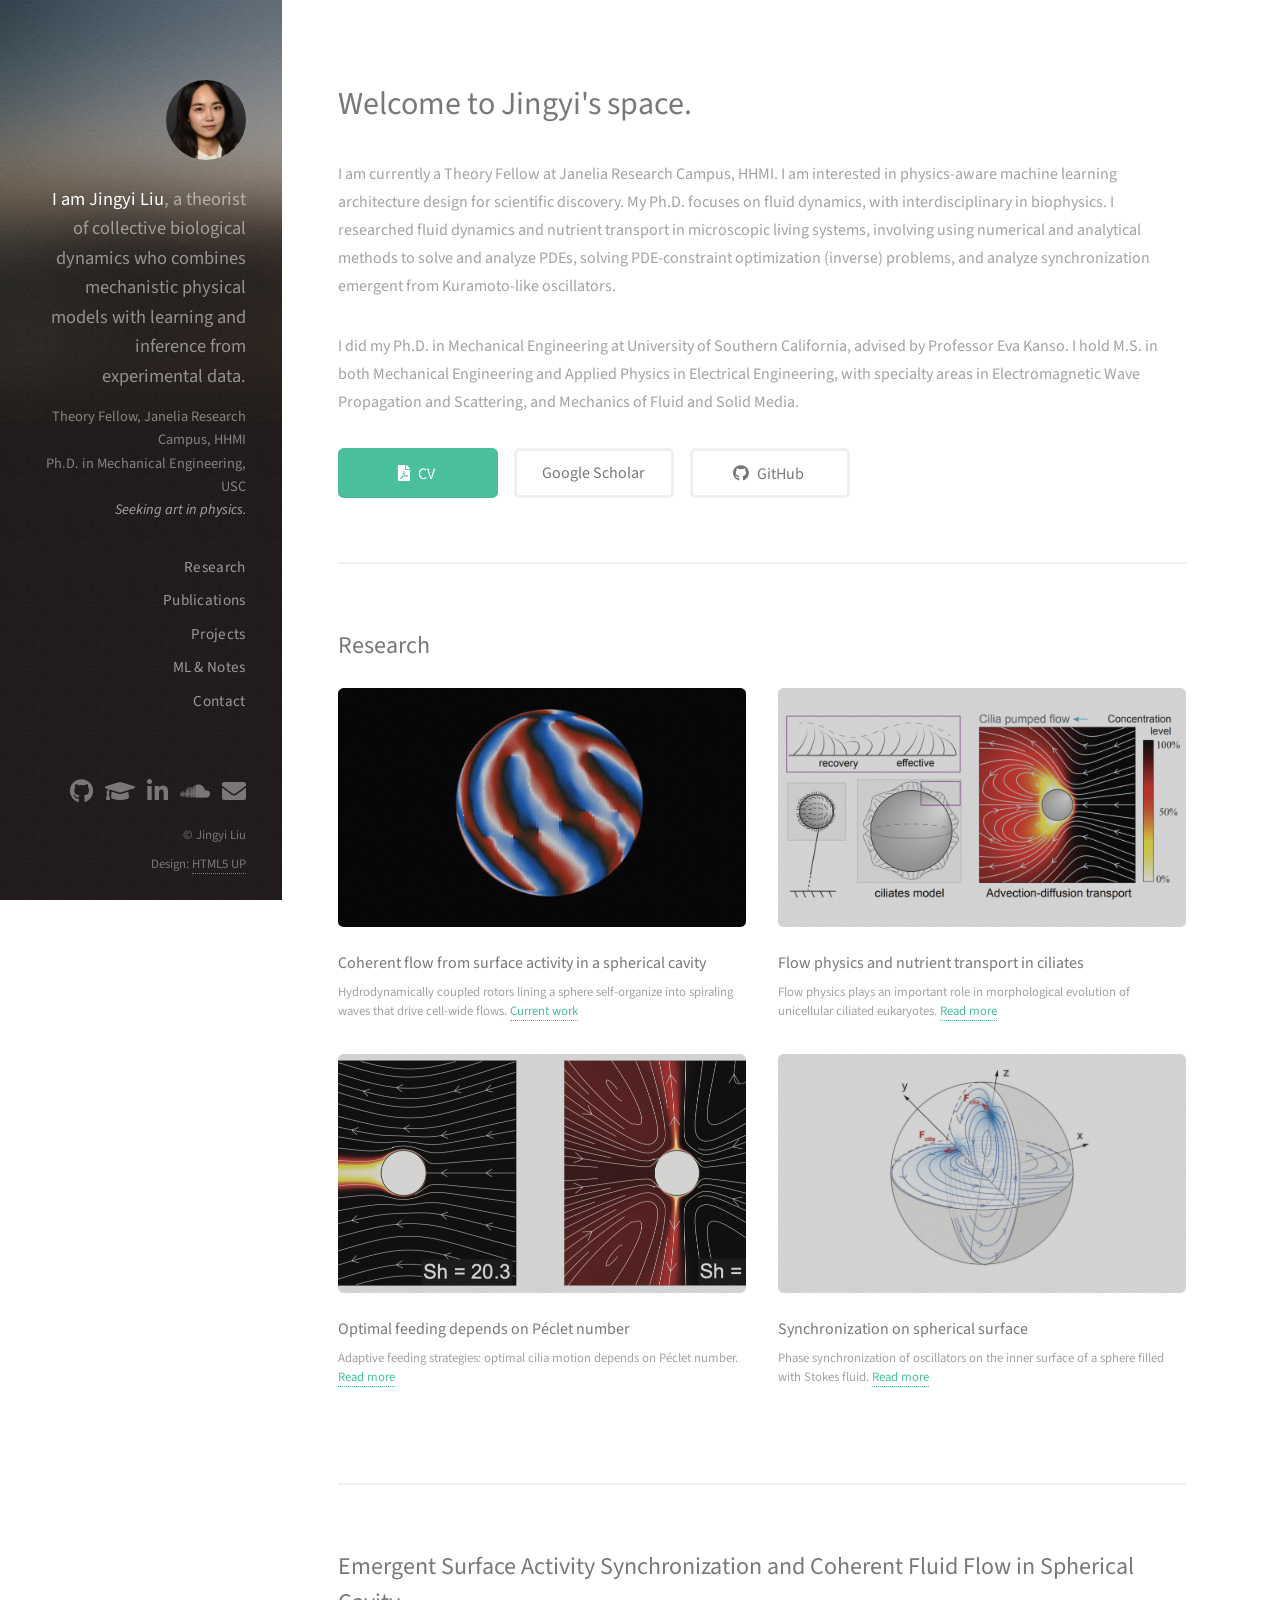
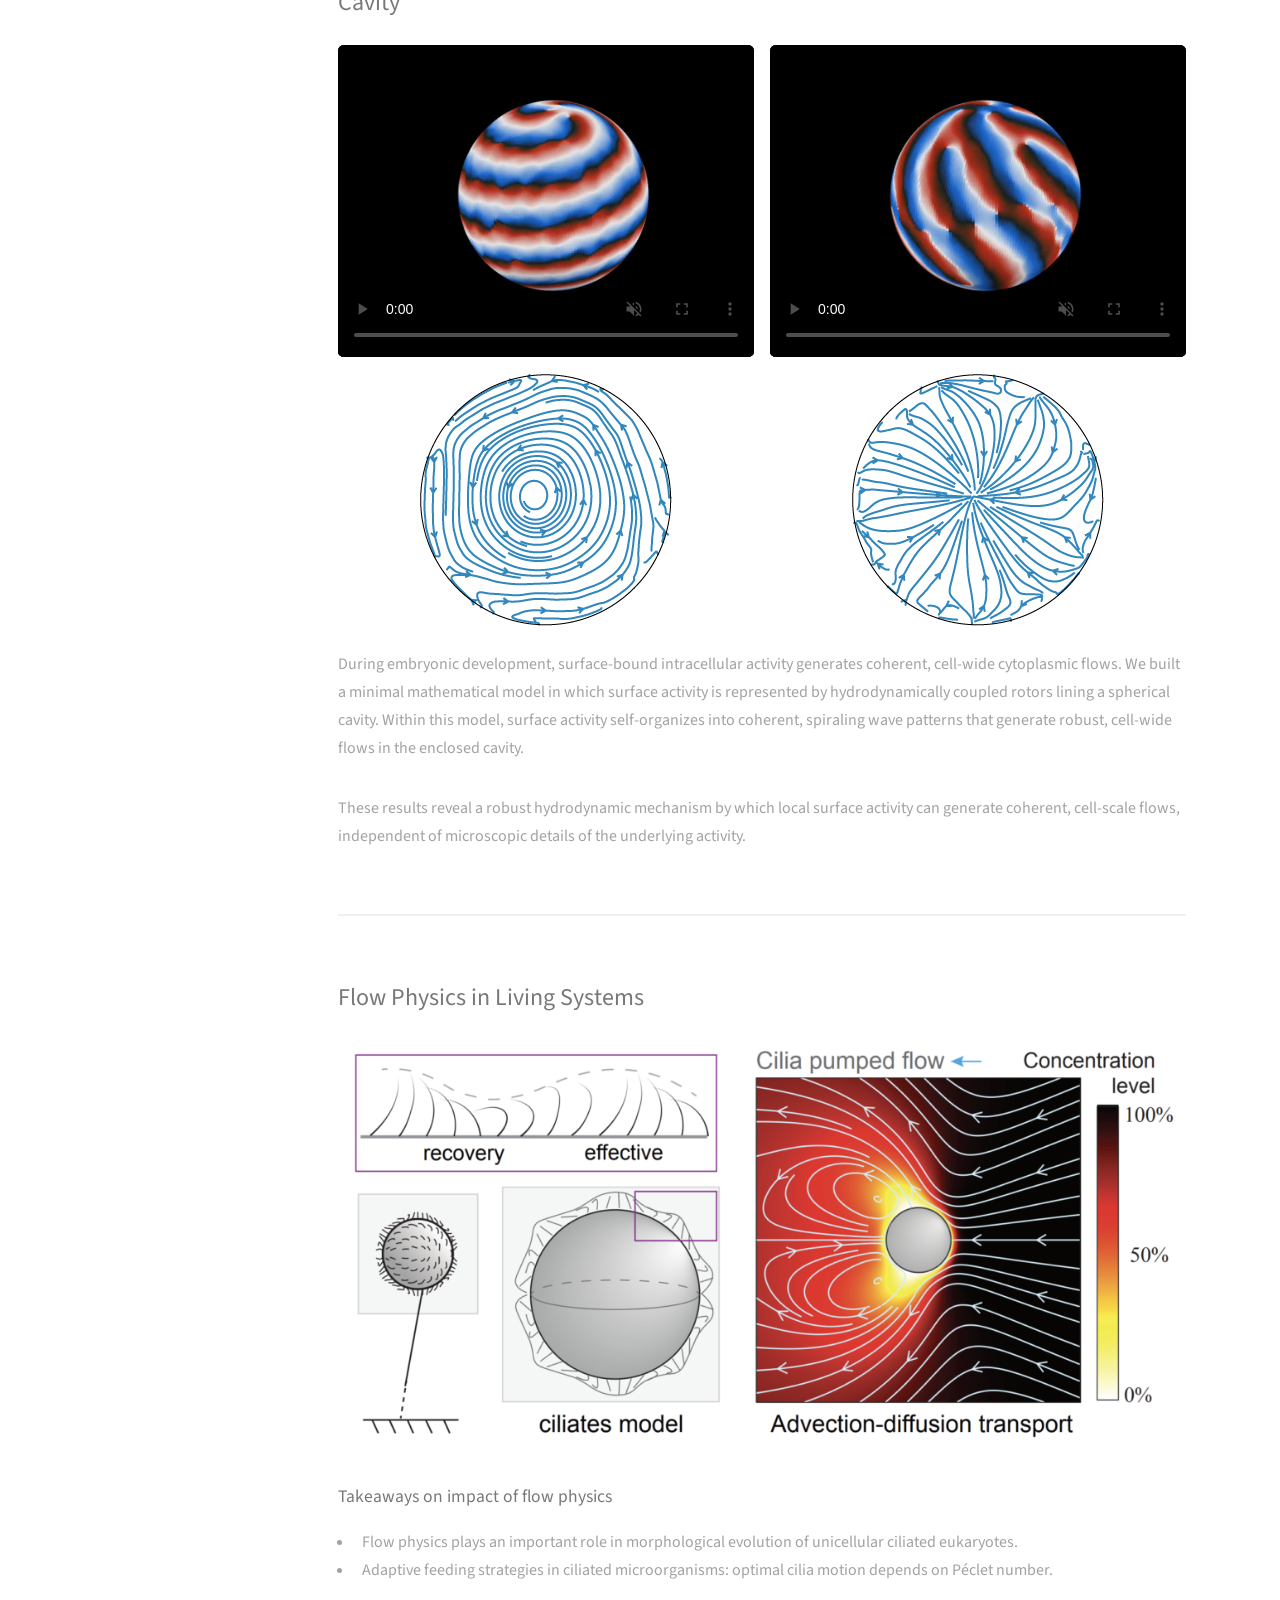
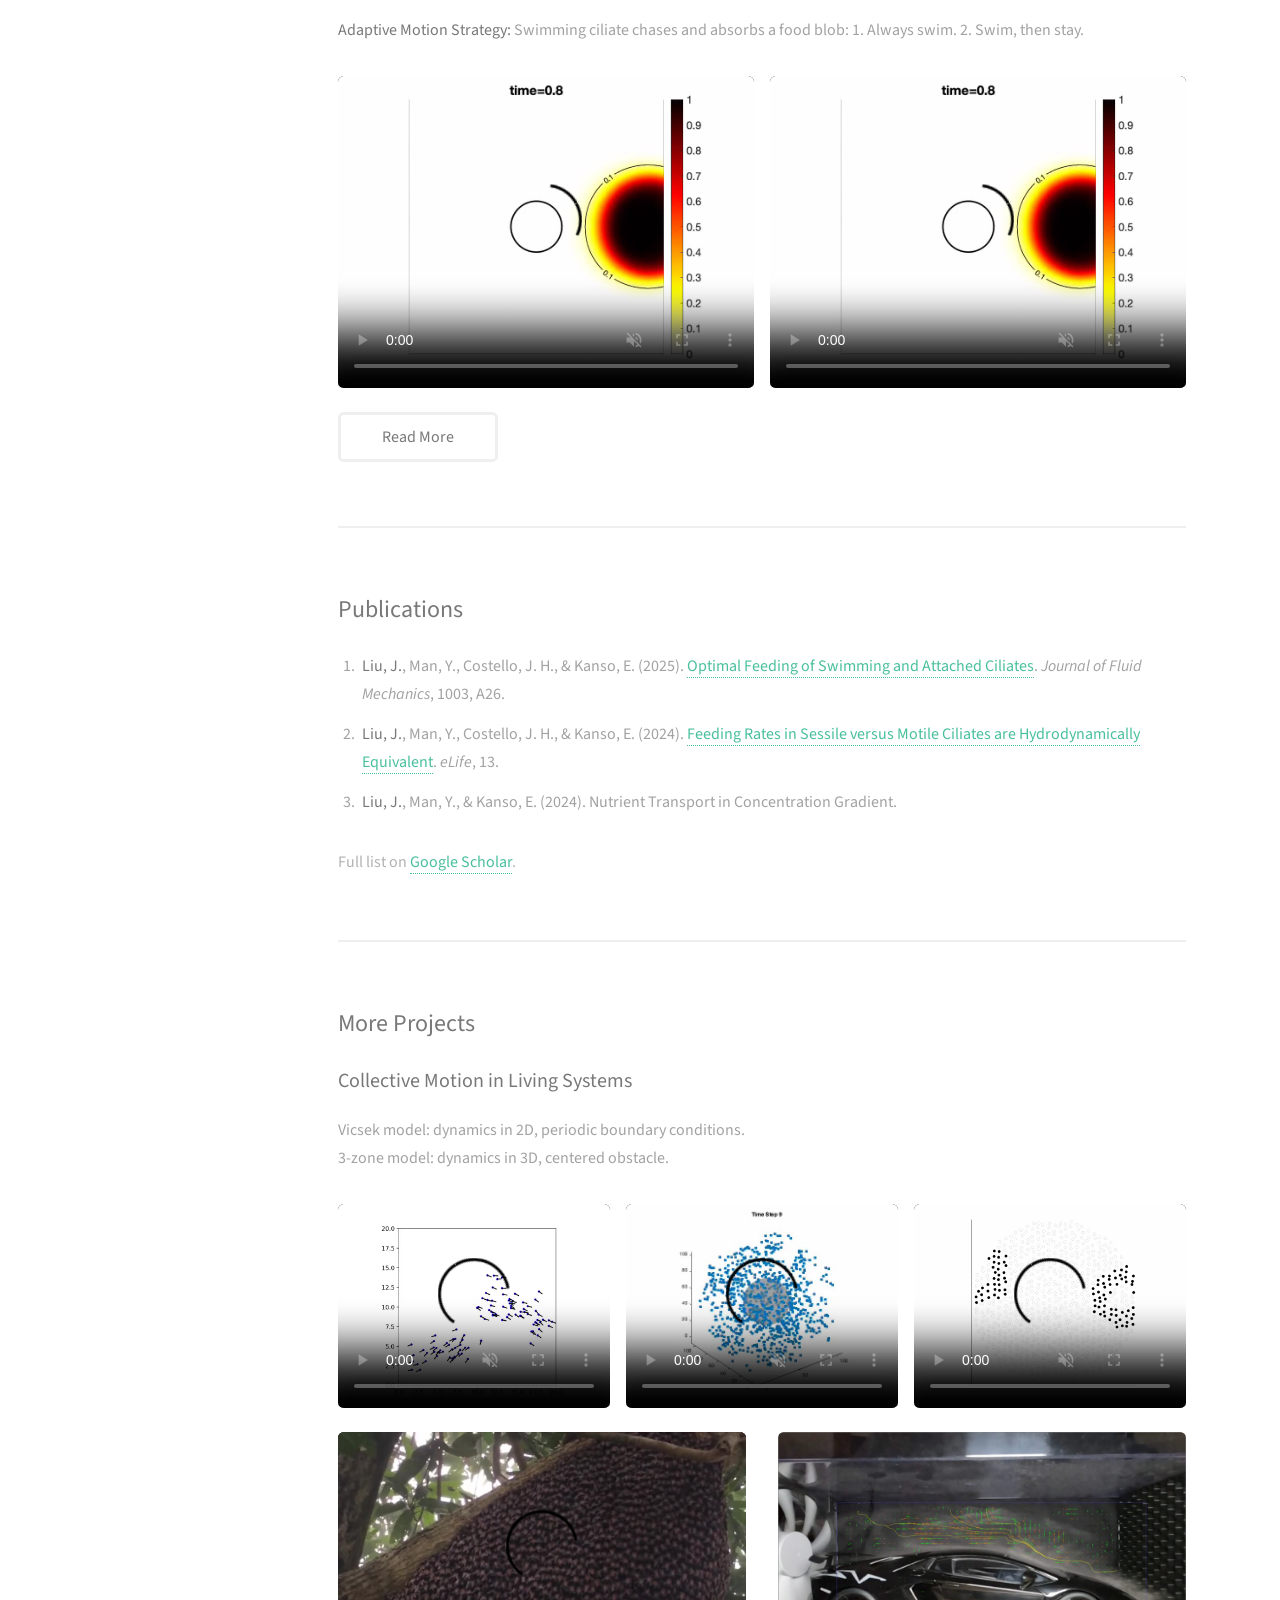
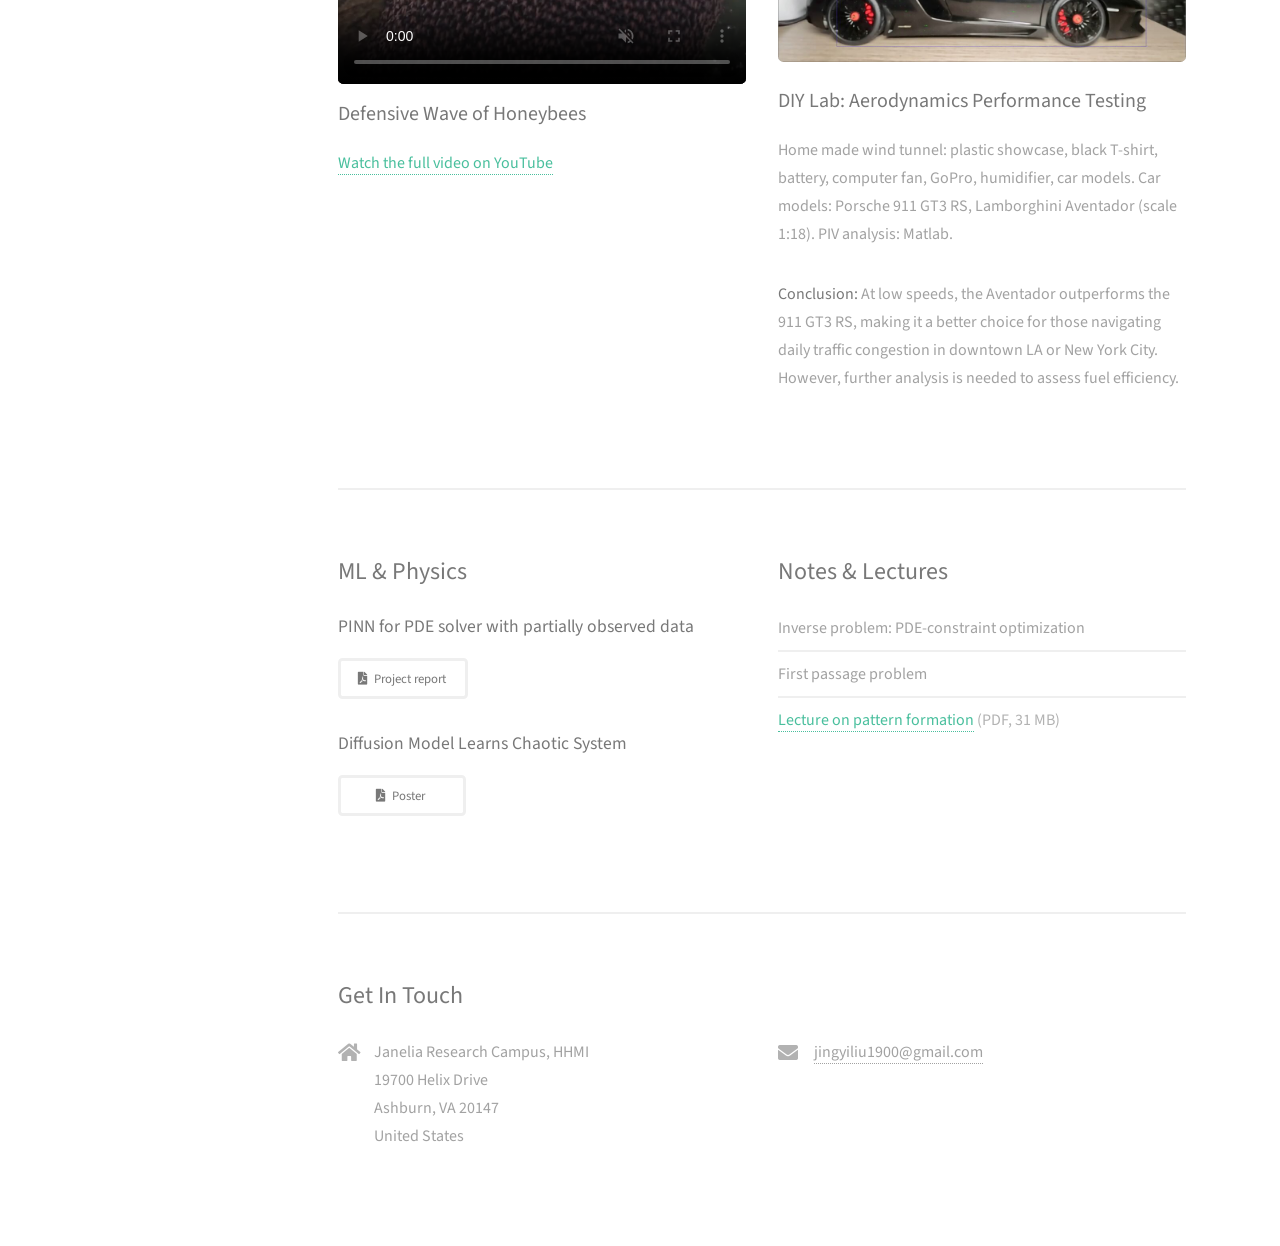
<file: index.html>
<!DOCTYPE HTML>
<!--
	Strata by HTML5 UP
	html5up.net | @ajlkn
	Free for personal and commercial use under the CCA 3.0 license (html5up.net/license)
-->
<html lang="en">
	<head>
		<title>Jingyi Liu – Seeking art in physics</title>
		<meta charset="utf-8" />
		<meta name="viewport" content="width=device-width, initial-scale=1" />
		<meta name="description" content="Jingyi Liu, Theory Fellow at Janelia Research Campus, HHMI: a theorist of collective biological dynamics combining mechanistic physical models with learning and inference from experimental data." />
		<meta name="author" content="Jingyi Liu" />
		<link rel="canonical" href="https://jingyiliu1900.github.io/" />
		<meta property="og:type" content="profile" />
		<meta property="og:title" content="Jingyi Liu – Seeking art in physics" />
		<meta property="og:description" content="Theorist of collective biological dynamics combining mechanistic physical models with learning and inference from experimental data. Theory Fellow, Janelia Research Campus, HHMI." />
		<meta property="og:url" content="https://jingyiliu1900.github.io/" />
		<meta property="og:image" content="https://jingyiliu1900.github.io/media/web/alphasmooth_rotor1000_e10_rand1_last10T.jpg" />
		<meta name="twitter:card" content="summary_large_image" />
		<link rel="icon" href="media/2024/09/cropped-xiaohei-1-270x270.jpeg" />
		<link rel="stylesheet" href="assets/css/main.css" />
		<link rel="stylesheet" href="assets/css/custom.css?v=20261013b" />
		<script type="application/ld+json">
		{
			"@context": "https://schema.org",
			"@type": "Person",
			"name": "Jingyi Liu",
			"url": "https://jingyiliu1900.github.io/",
			"image": "https://jingyiliu1900.github.io/images/profile.jpg",
			"jobTitle": "Theory Fellow",
			"description": "Theorist of collective biological dynamics who combines mechanistic physical models with learning and inference from experimental data.",
			"worksFor": { "@type": "Organization", "name": "Janelia Research Campus, HHMI" },
			"alumniOf": { "@type": "CollegeOrUniversity", "name": "University of Southern California" },
			"knowsAbout": ["Fluid dynamics", "Biophysics", "PDE-constrained optimization", "Synchronization", "Physics-informed machine learning"],
			"sameAs": [
				"https://scholar.google.com/citations?user=u7L_LAwAAAAJ",
				"https://github.com/jingyiliu1900",
				"https://www.linkedin.com/in/jingyi-liu-887433216"
			]
		}
		</script>
	</head>
	<body class="is-preload">

		<!-- Header -->
			<header id="header">
				<div class="inner">
					<a href="#about" class="image avatar"><img src="images/profile.jpg" width="400" height="400" alt="Portrait of Jingyi Liu" /></a>
					<h1><strong>I am Jingyi Liu</strong>, a theorist of collective biological dynamics who combines mechanistic physical models with learning and inference from experimental data.</h1>
					<p class="affil">Theory Fellow, Janelia Research Campus, HHMI<br />
					Ph.D. in Mechanical Engineering, USC<br />
					<em>Seeking art in physics.</em></p>
					<nav aria-label="Sections">
						<ul class="side-nav">
							<li><a href="#research">Research</a></li>
							<li><a href="#publications">Publications</a></li>
							<li><a href="#projects">Projects</a></li>
							<li><a href="#ml-notes">ML &amp; Notes</a></li>
							<li><a href="#contact">Contact</a></li>
						</ul>
					</nav>
				</div>
			</header>

		<!-- Main -->
			<div id="main">

				<!-- About -->
					<section id="about">
						<header class="major">
							<h2>Welcome to Jingyi's space.</h2>
						</header>
						<p>I am currently a Theory Fellow at Janelia Research Campus, HHMI. I am interested in physics-aware machine learning architecture design for scientific discovery. My Ph.D. focuses on fluid dynamics, with interdisciplinary in biophysics. I researched fluid dynamics and nutrient transport in microscopic living systems, involving using numerical and analytical methods to solve and analyze PDEs, solving PDE-constraint optimization (inverse) problems, and analyze synchronization emergent from Kuramoto-like oscillators.</p>
						<p>I did my Ph.D. in Mechanical Engineering at University of Southern California, advised by Professor Eva Kanso. I hold M.S. in both Mechanical Engineering and Applied Physics in Electrical Engineering, with specialty areas in Electromagnetic Wave Propagation and Scattering, and Mechanics of Fluid and Solid Media.</p>
						<ul class="actions">
							<li><a href="media/2026/06/CV_JingyiLiu_202606.pdf" class="button primary icon solid fa-file-pdf">CV</a></li>
							<li><a href="https://scholar.google.com/citations?user=u7L_LAwAAAAJ&amp;hl=en" class="button">Google Scholar</a></li>
							<li><a href="https://github.com/jingyiliu1900" class="button icon brands fa-github">GitHub</a></li>
						</ul>
					</section>

				<!-- Research gallery (id="two" keeps the template's lightbox) -->
					<section id="research">
						<h2>Research</h2>
						<div class="row" id="two">
							<article class="col-6 col-12-xsmall work-item">
								<a href="media/web/alphasmooth_rotor1000_e10_rand1_last10T.jpg" class="image fit thumb"><img src="media/web/alphasmooth_rotor1000_e10_rand1_last10T.jpg" width="960" height="720" loading="lazy" decoding="async" alt="Spiraling wave pattern of rotors on a sphere" /></a>
								<h3>Coherent flow from surface activity in a spherical cavity</h3>
								<p>Hydrodynamically coupled rotors lining a sphere self-organize into spiraling waves that drive cell-wide flows. <a href="#surface-activity">Current work</a></p>
							</article>
							<article class="col-6 col-12-xsmall work-item">
								<a href="media/2023/11/pic1-1-1024x496.png" class="image fit thumb light"><img src="media/2023/11/pic1-1-1024x496.png" width="1024" height="496" loading="lazy" decoding="async" alt="Flow physics of ciliated microorganisms" /></a>
								<h3>Flow physics and nutrient transport in ciliates</h3>
								<p>Flow physics plays an important role in morphological evolution of unicellular ciliated eukaryotes. <a href="ciliates.html">Read more</a></p>
							</article>
							<article class="col-6 col-12-xsmall work-item">
								<a href="media/2024/08/Screenshot-2024-08-26-at-10.56.54-PM-1024x478.png" class="image fit thumb"><img src="media/2024/08/Screenshot-2024-08-26-at-10.56.54-PM-1024x478.png" width="1024" height="478" loading="lazy" decoding="async" alt="Concentration and flow fields around a sessile ciliate" /></a>
								<h3>Optimal feeding depends on Péclet number</h3>
								<p>Adaptive feeding strategies: optimal cilia motion depends on Péclet number. <a href="ciliates.html#peclet">Read more</a></p>
							</article>
							<article class="col-6 col-12-xsmall work-item">
								<a href="media/2024/02/figure2-3-1024x1021.jpg" class="image fit thumb light"><img src="media/2024/02/figure2-3-1024x1021.jpg" width="1024" height="1021" loading="lazy" decoding="async" alt="Oscillators on a spherical surface" /></a>
								<h3>Synchronization on spherical surface</h3>
								<p>Phase synchronization of oscillators on the inner surface of a sphere filled with Stokes fluid. <a href="synchronization.html">Read more</a></p>
							</article>
						</div>
					</section>

				<!-- Current work -->
					<section id="surface-activity">
						<h2>Emergent Surface Activity Synchronization and Coherent Fluid Flow in Spherical Cavity</h2>
						<div class="media-grid">
							<video data-autoplay muted loop playsinline controls preload="none" poster="media/web/alphasmooth_rotor1000_e00_rand1_last10T.jpg" width="960" height="720" style="aspect-ratio: 960 / 720">
								<source src="media/web/alphasmooth_rotor1000_e00_rand1_last10T.mp4" type="video/mp4" />
							</video>
							<video data-autoplay muted loop playsinline controls preload="none" poster="media/web/alphasmooth_rotor1000_e10_rand1_last10T.jpg" width="960" height="720" style="aspect-ratio: 960 / 720">
								<source src="media/web/alphasmooth_rotor1000_e10_rand1_last10T.mp4" type="video/mp4" />
							</video>
							<img class="native" src="media/2026/06/rotor1000F1_e00_rand6_stream_z0_lastT10ave.png" width="252" height="253" loading="lazy" decoding="async" alt="Streamlines of the time-averaged flow in the cavity" />
							<img class="native" src="media/2026/06/rotor1000F1_e10_rand1_stream_z0_lastT10ave.png" width="252" height="252" loading="lazy" decoding="async" alt="Streamlines of the time-averaged flow in the cavity" />
						</div>
						<p>During embryonic development, surface-bound intracellular activity generates coherent, cell-wide cytoplasmic flows. We built a minimal mathematical model in which surface activity is represented by hydrodynamically coupled rotors lining a spherical cavity. Within this model, surface activity self-organizes into coherent, spiraling wave patterns that generate robust, cell-wide flows in the enclosed cavity.</p>
						<p>These results reveal a robust hydrodynamic mechanism by which local surface activity can generate coherent, cell-scale flows, independent of microscopic details of the underlying activity.</p>
					</section>

				<!-- Flow physics -->
					<section id="flow-physics">
						<h2>Flow Physics in Living Systems</h2>
						<figure>
							<img src="media/2023/11/pic1-1-1024x496.png" width="1024" height="496" loading="lazy" decoding="async" alt="Overview of flow physics in ciliated microorganisms" />
						</figure>
						<h4>Takeaways on impact of flow physics</h4>
						<ul>
							<li>Flow physics plays an important role in morphological evolution of unicellular ciliated eukaryotes.</li>
							<li>Adaptive feeding strategies in ciliated microorganisms: optimal cilia motion depends on Péclet number.</li>
						</ul>
						<p><strong>Adaptive Motion Strategy:</strong> Swimming ciliate chases and absorbs a food blob: 1. Always swim. 2. Swim, then stay.</p>
						<div class="media-grid">
							<video data-autoplay muted loop playsinline controls preload="none" poster="media/web/visual_mot_blob1.jpg" width="960" height="720" style="aspect-ratio: 960 / 720">
								<source src="media/web/visual_mot_blob1.mp4" type="video/mp4" />
							</video>
							<video data-autoplay muted loop playsinline controls preload="none" poster="media/web/visual_mot_blob1_n12.jpg" width="960" height="720" style="aspect-ratio: 960 / 720">
								<source src="media/web/visual_mot_blob1_n12.mp4" type="video/mp4" />
							</video>
						</div>
						<ul class="actions">
							<li><a href="ciliates.html" class="button">Read More</a></li>
						</ul>
					</section>

				<!-- Publications -->
					<section id="publications">
						<h2>Publications</h2>
						<ol class="refs">
							<li><strong>Liu, J.</strong>, Man, Y., Costello, J. H., &amp; Kanso, E. (2025). <a href="https://arxiv.org/pdf/2404.13467">Optimal Feeding of Swimming and Attached Ciliates</a>. <span class="venue">Journal of Fluid Mechanics</span>, 1003, A26.</li>
							<li><strong>Liu, J.</strong>, Man, Y., Costello, J. H., &amp; Kanso, E. (2024). <a href="https://elifesciences.org/reviewed-preprints/99003v1">Feeding Rates in Sessile versus Motile Ciliates are Hydrodynamically Equivalent</a>. <span class="venue">eLife</span>, 13.</li>
							<li><strong>Liu, J.</strong>, Man, Y., &amp; Kanso, E. (2024). Nutrient Transport in Concentration Gradient.</li>
						</ol>
						<p class="muted">Full list on <a href="https://scholar.google.com/citations?user=u7L_LAwAAAAJ&amp;hl=en">Google Scholar</a>.</p>
					</section>

				<!-- Side projects -->
					<section id="projects">
						<h2>More Projects</h2>

						<article>
							<h3>Collective Motion in Living Systems</h3>
							<p>Vicsek model: dynamics in 2D, periodic boundary conditions.<br />
							3-zone model: dynamics in 3D, centered obstacle.</p>
							<div class="media-grid three">
								<video data-autoplay muted loop playsinline controls preload="none" poster="media/web/lollipops_simulation.jpg" width="960" height="720" style="aspect-ratio: 960 / 720">
									<source src="media/web/lollipops_simulation.mp4" type="video/mp4" />
								</video>
								<video data-autoplay muted loop playsinline controls preload="none" poster="media/web/test.jpg" width="560" height="420" style="aspect-ratio: 560 / 420">
									<source src="media/web/test.mp4" type="video/mp4" />
								</video>
								<video data-autoplay muted loop playsinline controls preload="none" poster="media/web/test006.jpg" width="960" height="720" style="aspect-ratio: 960 / 720">
									<source src="media/web/test006.mp4" type="video/mp4" />
								</video>
							</div>
						</article>

						<div class="project-grid">
							<article>
								<video data-autoplay muted loop playsinline controls preload="none" poster="media/web/wave.jpg" width="960" height="592" style="aspect-ratio: 960 / 592">
									<source src="media/web/wave.mp4" type="video/mp4" />
								</video>
								<h3>Defensive Wave of Honeybees</h3>
								<p><a href="https://www.youtube.com/watch?v=8bNKU8GRYmU">Watch the full video on YouTube</a></p>
							</article>
							<article>
								<img src="media/2024/02/PIVlab_frame90-1024x576.jpg" width="1024" height="576" loading="lazy" decoding="async" alt="PIV analysis of airflow over a model car" style="border-radius:0.35em" />
								<h3>DIY Lab: Aerodynamics Performance Testing</h3>
								<p>Home made wind tunnel: plastic showcase, black T-shirt, battery, computer fan, GoPro, humidifier, car models. Car models: Porsche 911 GT3 RS, Lamborghini Aventador (scale 1:18). PIV analysis: Matlab.</p>
								<p><strong>Conclusion:</strong> At low speeds, the Aventador outperforms the 911 GT3 RS, making it a better choice for those navigating daily traffic congestion in downtown LA or New York City. However, further analysis is needed to assess fuel efficiency.</p>
							</article>
						</div>
					</section>

				<!-- ML & Notes -->
					<section id="ml-notes">
						<div class="row">
							<div class="col-6 col-12-small">
								<h2>ML &amp; Physics</h2>
								<h4>PINN for PDE solver with partially observed data</h4>
								<ul class="actions">
									<li><a href="media/2024/09/AME508_Project_Jingyi_Liu.pdf" class="button small icon solid fa-file-pdf">Project report</a></li>
								</ul>
								<h4>Diffusion Model Learns Chaotic System</h4>
								<ul class="actions">
									<li><a href="media/2026/06/Data-Assimilation-poster.pdf" class="button small icon solid fa-file-pdf">Poster</a></li>
								</ul>
							</div>
							<div class="col-6 col-12-small">
								<h2>Notes &amp; Lectures</h2>
								<ul class="alt">
									<li>Inverse problem: PDE-constraint optimization</li>
									<li>First passage problem</li>
									<li><a href="media/2024/12/Introduction-to-pattern-formation.pdf">Lecture on pattern formation</a> <span class="muted">(PDF, 31 MB)</span></li>
								</ul>
							</div>
						</div>
					</section>

				<!-- Contact -->
					<section id="contact">
						<h2>Get In Touch</h2>
						<div class="row">
							<div class="col-6 col-12-small">
								<ul class="labeled-icons">
									<li>
										<h3 class="icon solid fa-home"><span class="label">Address</span></h3>
										Janelia Research Campus, HHMI<br />
										19700 Helix Drive<br />
										Ashburn, VA 20147<br />
										United States
									</li>
								</ul>
							</div>
							<div class="col-6 col-12-small">
								<ul class="labeled-icons">
									<li>
										<h3 class="icon solid fa-envelope"><span class="label">Email</span></h3>
										<a href="mailto:jingyiliu1900@gmail.com">jingyiliu1900@gmail.com</a>
									</li>
								</ul>
							</div>
						</div>
					</section>

			</div>

		<!-- Footer -->
			<footer id="footer">
				<div class="inner">
					<ul class="icons">
						<li><a href="https://github.com/jingyiliu1900" class="icon brands fa-github"><span class="label">GitHub</span></a></li>
						<li><a href="https://scholar.google.com/citations?user=u7L_LAwAAAAJ&amp;hl=en" class="icon solid fa-graduation-cap"><span class="label">Google Scholar</span></a></li>
						<li><a href="https://www.linkedin.com/in/jingyi-liu-887433216" class="icon brands fa-linkedin-in"><span class="label">LinkedIn</span></a></li>
						<li><a href="https://soundcloud.com/user-642936111" class="icon brands fa-soundcloud"><span class="label">SoundCloud</span></a></li>
						<li><a href="mailto:jingyiliu1900@gmail.com" class="icon solid fa-envelope"><span class="label">Email</span></a></li>
					</ul>
					<ul class="copyright">
						<li>&copy; Jingyi Liu</li><li>Design: <a href="http://html5up.net">HTML5 UP</a></li>
					</ul>
				</div>
			</footer>

		<!-- Scripts -->
			<script src="assets/js/jquery.min.js"></script>
			<script src="assets/js/jquery.poptrox.min.js"></script>
			<script src="assets/js/browser.min.js"></script>
			<script src="assets/js/breakpoints.min.js"></script>
			<script src="assets/js/util.js"></script>
			<script src="assets/js/main.js"></script>
			<script src="assets/js/media.js?v=20261013b"></script>

	</body>
</html>
</file>
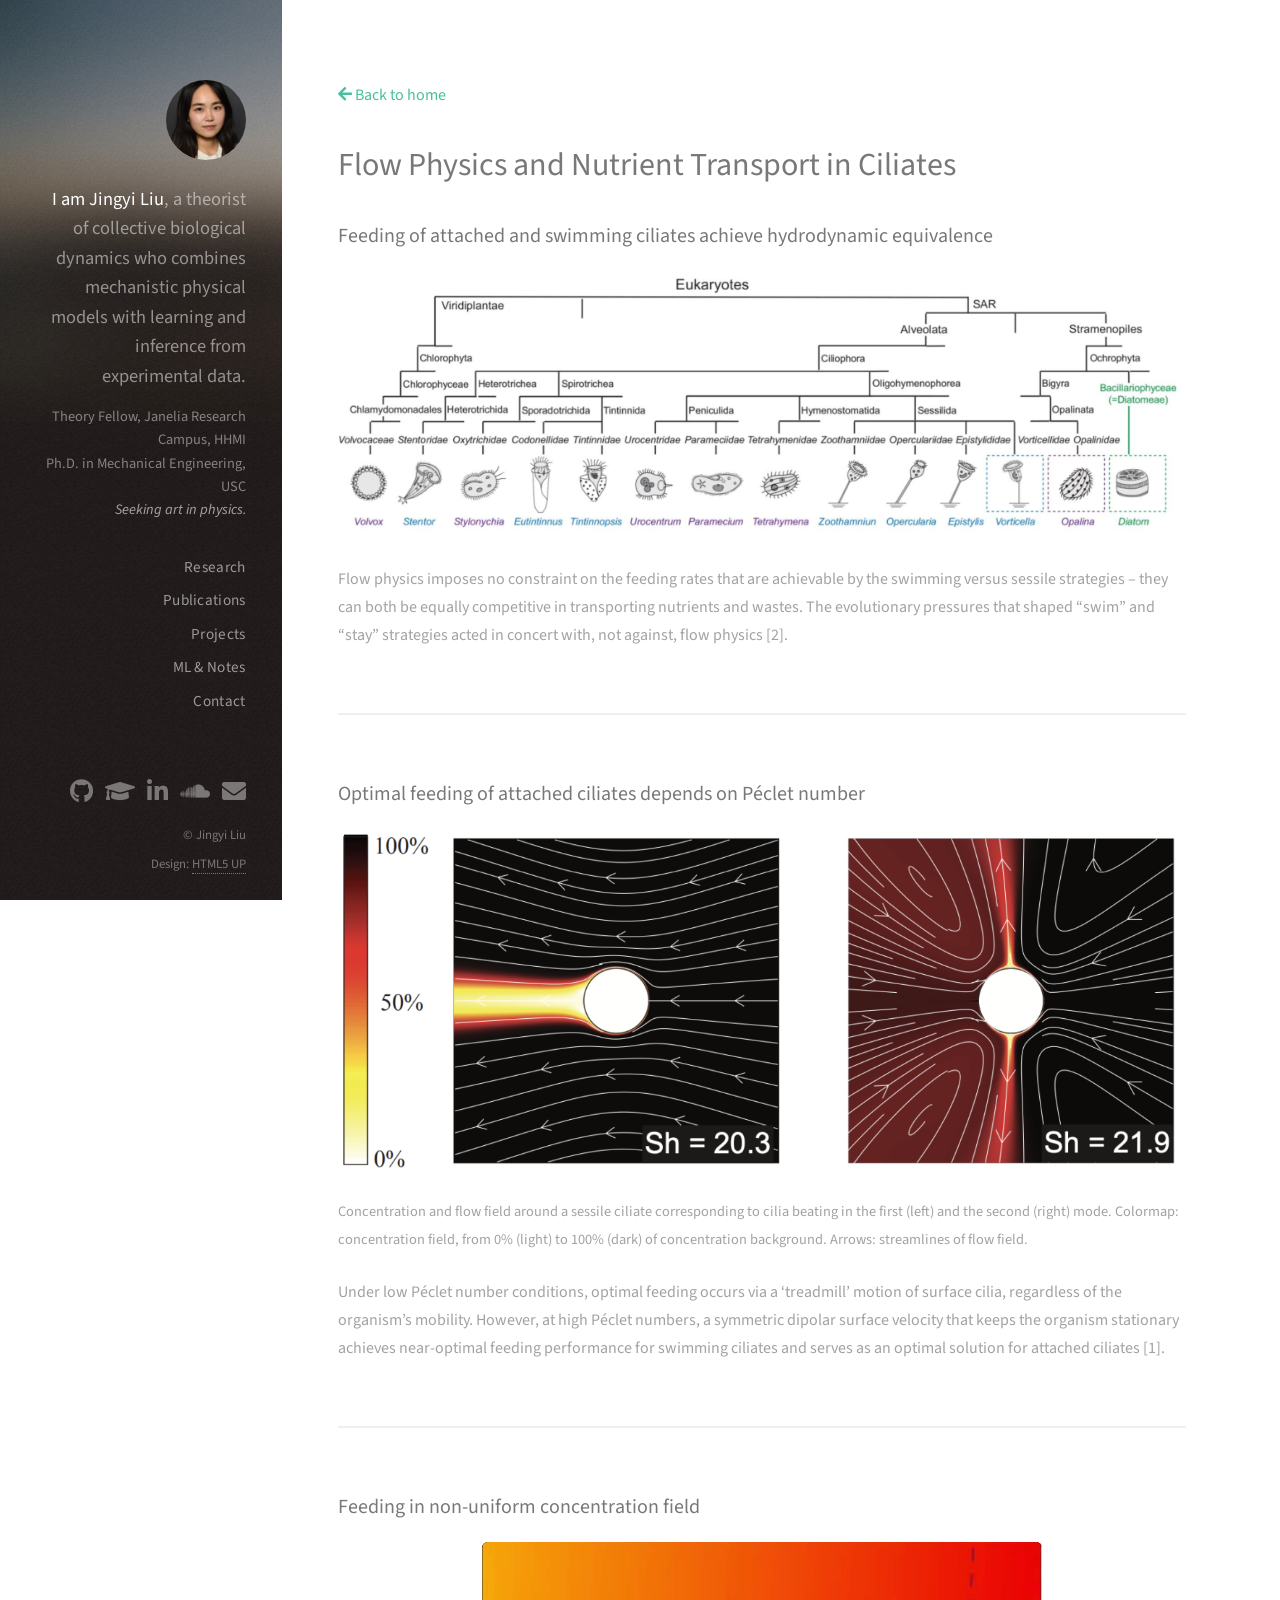
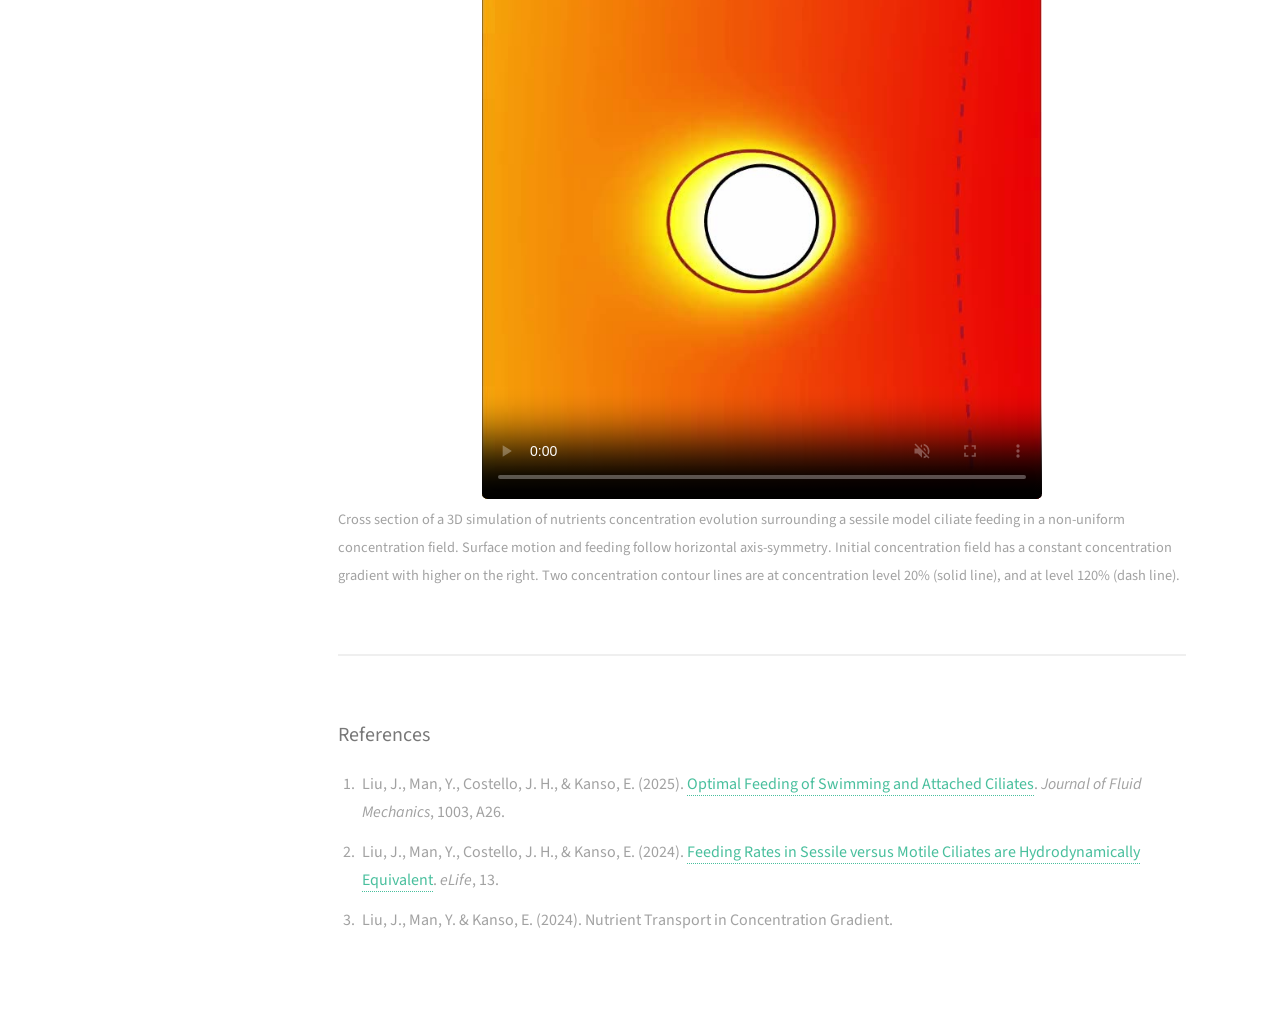
<file: ciliates.html>
<!DOCTYPE HTML>
<!--
	Strata by HTML5 UP
	html5up.net | @ajlkn
	Free for personal and commercial use under the CCA 3.0 license (html5up.net/license)
-->
<html lang="en">
	<head>
		<title>Flow Physics and Nutrient Transport in Ciliates – Jingyi Liu</title>
		<meta charset="utf-8" />
		<meta name="viewport" content="width=device-width, initial-scale=1" />
		<meta name="description" content="How flow physics shapes feeding in swimming and attached ciliates: hydrodynamic equivalence, Péclet-number-dependent optimal cilia motion, and feeding in concentration gradients." />
		<meta name="author" content="Jingyi Liu" />
		<link rel="canonical" href="https://jingyiliu1900.github.io/ciliates.html" />
		<meta property="og:type" content="article" />
		<meta property="og:title" content="Flow Physics and Nutrient Transport in Ciliates – Jingyi Liu" />
		<meta property="og:description" content="How flow physics shapes feeding in swimming and attached ciliates: hydrodynamic equivalence, Péclet-number-dependent optimal cilia motion, and feeding in concentration gradients." />
		<meta property="og:url" content="https://jingyiliu1900.github.io/ciliates.html" />
		<meta property="og:image" content="https://jingyiliu1900.github.io/media/2024/08/Screenshot-2024-08-26-at-10.56.54-PM-1024x478.png" />
		<meta name="twitter:card" content="summary_large_image" />
		<link rel="icon" href="media/2024/09/cropped-xiaohei-1-270x270.jpeg" />
		<link rel="stylesheet" href="assets/css/main.css" />
		<link rel="stylesheet" href="assets/css/custom.css?v=20261013b" />
	</head>
	<body class="is-preload">

		<!-- Header -->
			<header id="header">
				<div class="inner">
					<a href="index.html" class="image avatar"><img src="images/profile.jpg" width="400" height="400" alt="Portrait of Jingyi Liu" /></a>
					<h1><strong>I am Jingyi Liu</strong>, a theorist of collective biological dynamics who combines mechanistic physical models with learning and inference from experimental data.</h1>
					<p class="affil">Theory Fellow, Janelia Research Campus, HHMI<br />
					Ph.D. in Mechanical Engineering, USC<br />
					<em>Seeking art in physics.</em></p>
					<nav aria-label="Sections">
						<ul class="side-nav">
							<li><a href="index.html#research">Research</a></li>
							<li><a href="index.html#publications">Publications</a></li>
							<li><a href="index.html#projects">Projects</a></li>
							<li><a href="index.html#ml-notes">ML &amp; Notes</a></li>
							<li><a href="index.html#contact">Contact</a></li>
						</ul>
					</nav>
				</div>
			</header>

		<!-- Main -->
			<div id="main">

				<section id="one">
					<a href="index.html#research" class="back-link icon solid fa-arrow-left"> Back to home</a>
					<header class="major">
						<h2>Flow Physics and Nutrient Transport in Ciliates</h2>
					</header>

					<h3>Feeding of attached and swimming ciliates achieve hydrodynamic equivalence</h3>
					<figure>
						<img src="media/2024/08/Screenshot-2024-08-26-at-9.53.51-PM-1024x315.png" width="1024" height="315" decoding="async" alt="Comparison of feeding in attached and swimming ciliates" />
					</figure>
					<p>Flow physics imposes no constraint on the feeding rates that are achievable by the swimming versus sessile strategies – they can both be equally competitive in transporting nutrients and wastes. The evolutionary pressures that shaped “swim” and “stay” strategies acted in concert with, not against, flow physics [2].</p>
				</section>

				<section id="peclet">
					<h3>Optimal feeding of attached ciliates depends on Péclet number</h3>
					<figure>
						<div class="equal-row">
							<div style="--ar: 0.277"><img src="media/2024/08/Screenshot-2024-08-26-at-11.12.28-PM.png" width="260" height="938" loading="lazy" decoding="async" alt="Colorbar: concentration from 0% to 100%" /></div>
							<div style="--ar: 2.142"><img src="media/2024/08/Screenshot-2024-08-26-at-10.56.54-PM-1024x478.png" width="1024" height="478" loading="lazy" decoding="async" alt="Concentration and flow fields for the first and second cilia beating modes" /></div>
						</div>
						<figcaption>Concentration and flow field around a sessile ciliate corresponding to cilia beating in the first (left) and the second (right) mode. Colormap: concentration field, from 0% (light) to 100% (dark) of concentration background. Arrows: streamlines of flow field.</figcaption>
					</figure>
					<p>Under low Péclet number conditions, optimal feeding occurs via a ‘treadmill’ motion of surface cilia, regardless of the organism’s mobility. However, at high Péclet numbers, a symmetric dipolar surface velocity that keeps the organism stationary achieves near-optimal feeding performance for swimming ciliates and serves as an optimal solution for attached ciliates [1].</p>
				</section>

				<section id="gradient">
					<h3>Feeding in non-uniform concentration field</h3>
					<figure>
						<video data-autoplay muted loop playsinline controls preload="none" poster="media/web/pe10g01b05k2.jpg" width="686" height="682" style="aspect-ratio: 686 / 682; max-width:min(560px,100%);margin:0 auto">
							<source src="media/web/pe10g01b05k2.mp4" type="video/mp4" />
						</video>
						<figcaption>Cross section of a 3D simulation of nutrients concentration evolution surrounding a sessile model ciliate feeding in a non-uniform concentration field. Surface motion and feeding follow horizontal axis-symmetry. Initial concentration field has a constant concentration gradient with higher on the right. Two concentration contour lines are at concentration level 20% (solid line), and at level 120% (dash line).</figcaption>
					</figure>
				</section>

				<section id="references">
					<h3>References</h3>
					<ol class="refs">
						<li>Liu, J., Man, Y., Costello, J. H., &amp; Kanso, E. (2025). <a href="https://arxiv.org/pdf/2404.13467">Optimal Feeding of Swimming and Attached Ciliates</a>. <span class="venue">Journal of Fluid Mechanics</span>, 1003, A26.</li>
						<li>Liu, J., Man, Y., Costello, J. H., &amp; Kanso, E. (2024). <a href="https://elifesciences.org/reviewed-preprints/99003v1">Feeding Rates in Sessile versus Motile Ciliates are Hydrodynamically Equivalent</a>. <span class="venue">eLife</span>, 13.</li>
						<li>Liu, J., Man, Y. &amp; Kanso, E. (2024). Nutrient Transport in Concentration Gradient.</li>
					</ol>
				</section>
			</div>

		<!-- Footer -->
			<footer id="footer">
				<div class="inner">
					<ul class="icons">
						<li><a href="https://github.com/jingyiliu1900" class="icon brands fa-github"><span class="label">GitHub</span></a></li>
						<li><a href="https://scholar.google.com/citations?user=u7L_LAwAAAAJ&amp;hl=en" class="icon solid fa-graduation-cap"><span class="label">Google Scholar</span></a></li>
						<li><a href="https://www.linkedin.com/in/jingyi-liu-887433216" class="icon brands fa-linkedin-in"><span class="label">LinkedIn</span></a></li>
						<li><a href="https://soundcloud.com/user-642936111" class="icon brands fa-soundcloud"><span class="label">SoundCloud</span></a></li>
						<li><a href="mailto:jingyiliu1900@gmail.com" class="icon solid fa-envelope"><span class="label">Email</span></a></li>
					</ul>
					<ul class="copyright">
						<li>&copy; Jingyi Liu</li><li>Design: <a href="http://html5up.net">HTML5 UP</a></li>
					</ul>
				</div>
			</footer>

		<!-- Scripts -->
			<script src="assets/js/jquery.min.js"></script>
			<script src="assets/js/jquery.poptrox.min.js"></script>
			<script src="assets/js/browser.min.js"></script>
			<script src="assets/js/breakpoints.min.js"></script>
			<script src="assets/js/util.js"></script>
			<script src="assets/js/main.js"></script>
			<script src="assets/js/media.js?v=20261013b"></script>

	</body>
</html>
</file>
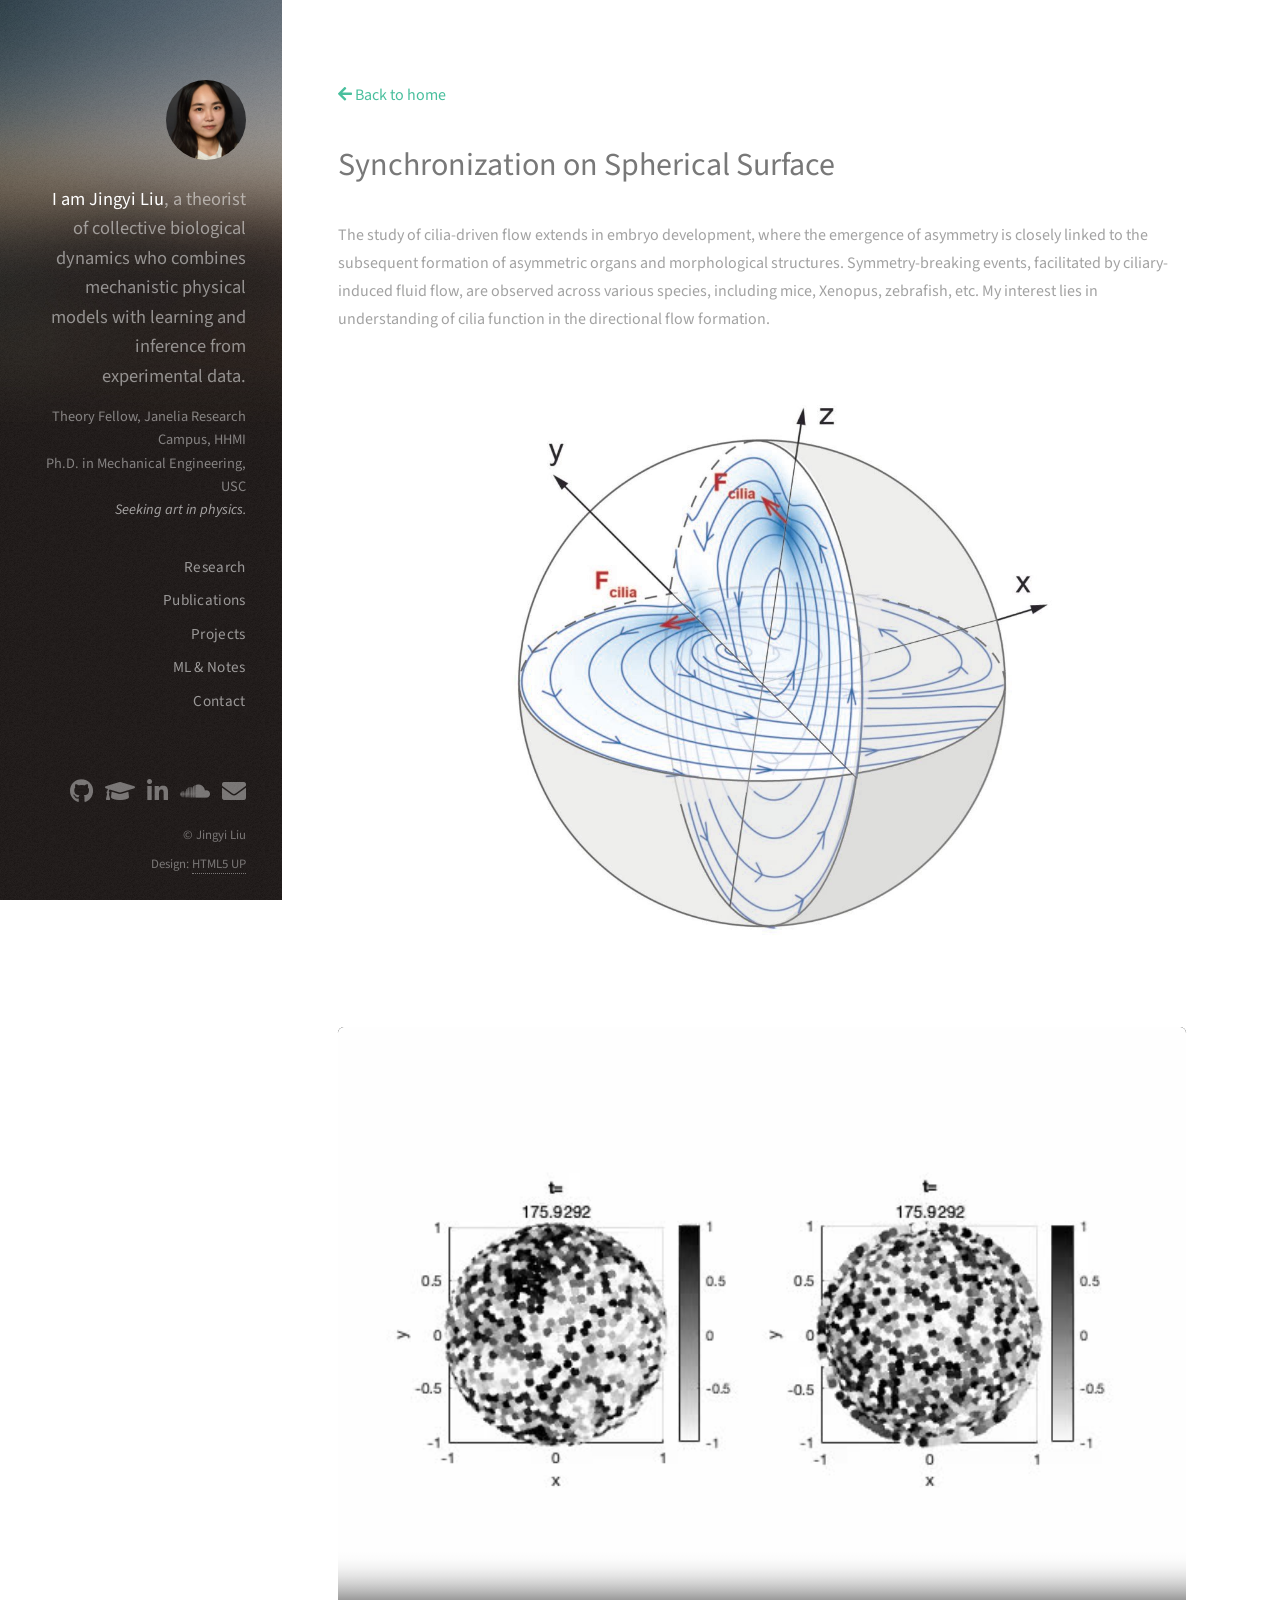
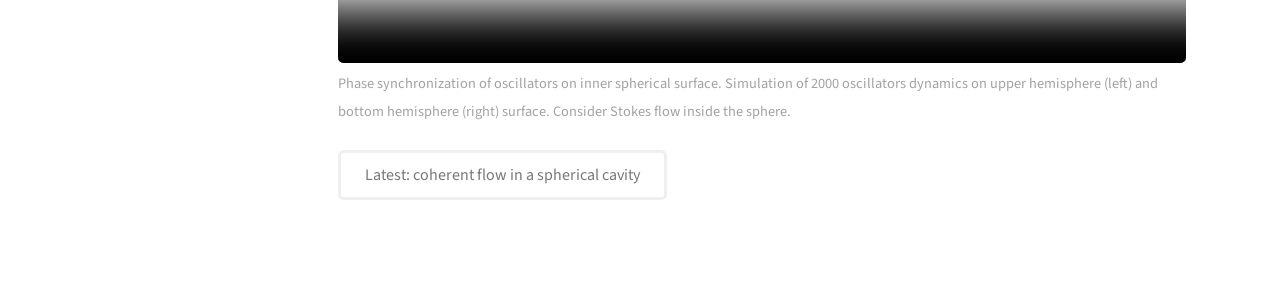
<file: synchronization.html>
<!DOCTYPE HTML>
<!--
	Strata by HTML5 UP
	html5up.net | @ajlkn
	Free for personal and commercial use under the CCA 3.0 license (html5up.net/license)
-->
<html lang="en">
	<head>
		<title>Synchronization on Spherical Surface – Jingyi Liu</title>
		<meta charset="utf-8" />
		<meta name="viewport" content="width=device-width, initial-scale=1" />
		<meta name="description" content="Phase synchronization of hydrodynamically coupled oscillators on the inner surface of a sphere, motivated by cilia-driven flow in embryo development." />
		<meta name="author" content="Jingyi Liu" />
		<link rel="canonical" href="https://jingyiliu1900.github.io/synchronization.html" />
		<meta property="og:type" content="article" />
		<meta property="og:title" content="Synchronization on Spherical Surface – Jingyi Liu" />
		<meta property="og:description" content="Phase synchronization of hydrodynamically coupled oscillators on the inner surface of a sphere, motivated by cilia-driven flow in embryo development." />
		<meta property="og:url" content="https://jingyiliu1900.github.io/synchronization.html" />
		<meta property="og:image" content="https://jingyiliu1900.github.io/media/2024/02/figure2-3-1024x1021.jpg" />
		<meta name="twitter:card" content="summary_large_image" />
		<link rel="icon" href="media/2024/09/cropped-xiaohei-1-270x270.jpeg" />
		<link rel="stylesheet" href="assets/css/main.css" />
		<link rel="stylesheet" href="assets/css/custom.css?v=20261013b" />
	</head>
	<body class="is-preload">

		<!-- Header -->
			<header id="header">
				<div class="inner">
					<a href="index.html" class="image avatar"><img src="images/profile.jpg" width="400" height="400" alt="Portrait of Jingyi Liu" /></a>
					<h1><strong>I am Jingyi Liu</strong>, a theorist of collective biological dynamics who combines mechanistic physical models with learning and inference from experimental data.</h1>
					<p class="affil">Theory Fellow, Janelia Research Campus, HHMI<br />
					Ph.D. in Mechanical Engineering, USC<br />
					<em>Seeking art in physics.</em></p>
					<nav aria-label="Sections">
						<ul class="side-nav">
							<li><a href="index.html#research">Research</a></li>
							<li><a href="index.html#publications">Publications</a></li>
							<li><a href="index.html#projects">Projects</a></li>
							<li><a href="index.html#ml-notes">ML &amp; Notes</a></li>
							<li><a href="index.html#contact">Contact</a></li>
						</ul>
					</nav>
				</div>
			</header>

		<!-- Main -->
			<div id="main">

				<section id="one">
					<a href="index.html#research" class="back-link icon solid fa-arrow-left"> Back to home</a>
					<header class="major">
						<h2>Synchronization on Spherical Surface</h2>
					</header>
					<p>The study of cilia-driven flow extends in embryo development, where the emergence of asymmetry is closely linked to the subsequent formation of asymmetric organs and morphological structures. Symmetry-breaking events, facilitated by ciliary-induced fluid flow, are observed across various species, including mice, Xenopus, zebrafish, etc. My interest lies in understanding of cilia function in the directional flow formation.</p>
					<figure>
						<img src="media/2024/02/figure2-3-1024x1021.jpg" width="1024" height="1021" decoding="async" alt="Oscillators on a spherical surface" style="width:100%;max-width:min(640px,100%);display:block;margin:0 auto" />
					</figure>
					<figure>
						<video data-autoplay muted loop playsinline controls preload="none" poster="media/web/Untitled.jpg" width="560" height="420" style="aspect-ratio: 560 / 420">
							<source src="media/web/Untitled.mp4" type="video/mp4" />
						</video>
						<figcaption>Phase synchronization of oscillators on inner spherical surface. Simulation of 2000 oscillators dynamics on upper hemisphere (left) and bottom hemisphere (right) surface. Consider Stokes flow inside the sphere.</figcaption>
					</figure>
					<ul class="actions">
						<li><a href="index.html#surface-activity" class="button">Latest: coherent flow in a spherical cavity</a></li>
					</ul>
				</section>
			</div>

		<!-- Footer -->
			<footer id="footer">
				<div class="inner">
					<ul class="icons">
						<li><a href="https://github.com/jingyiliu1900" class="icon brands fa-github"><span class="label">GitHub</span></a></li>
						<li><a href="https://scholar.google.com/citations?user=u7L_LAwAAAAJ&amp;hl=en" class="icon solid fa-graduation-cap"><span class="label">Google Scholar</span></a></li>
						<li><a href="https://www.linkedin.com/in/jingyi-liu-887433216" class="icon brands fa-linkedin-in"><span class="label">LinkedIn</span></a></li>
						<li><a href="https://soundcloud.com/user-642936111" class="icon brands fa-soundcloud"><span class="label">SoundCloud</span></a></li>
						<li><a href="mailto:jingyiliu1900@gmail.com" class="icon solid fa-envelope"><span class="label">Email</span></a></li>
					</ul>
					<ul class="copyright">
						<li>&copy; Jingyi Liu</li><li>Design: <a href="http://html5up.net">HTML5 UP</a></li>
					</ul>
				</div>
			</footer>

		<!-- Scripts -->
			<script src="assets/js/jquery.min.js"></script>
			<script src="assets/js/jquery.poptrox.min.js"></script>
			<script src="assets/js/browser.min.js"></script>
			<script src="assets/js/breakpoints.min.js"></script>
			<script src="assets/js/util.js"></script>
			<script src="assets/js/main.js"></script>
			<script src="assets/js/media.js?v=20261013b"></script>

	</body>
</html>
</file>
<file: assets/css/custom.css>
/* Additions on top of Strata (main.css) for jingyiliu1900.github.io */

/* ---------- Avatar: keep it round, not stretched ---------- */
#header .image.avatar img {
	width: 100%;
	height: auto;
	aspect-ratio: 1 / 1;
	object-fit: cover;
	border-radius: 100%;
}

/* ---------- Sidebar section nav ---------- */
#header .side-nav {
	list-style: none;
	margin: 2em 0 0 0;
	padding: 0;
}

#header .side-nav li {
	padding: 0;
	margin: 0 0 0.35em 0;
}

#header .side-nav a {
	color: rgba(255, 255, 255, 0.55);
	border-bottom: 0;
	font-size: 0.95em;
	letter-spacing: 0.02em;
}

#header .side-nav a:hover,
#header .side-nav a:focus-visible {
	color: #ffffff;
}

@media screen and (max-width: 980px) {
	#header .side-nav {
		display: flex;
		flex-wrap: wrap;
		justify-content: center;
		gap: 0.25em 1.25em;
		margin-top: 1.5em;
	}
	#header .side-nav li { margin: 0; }
}

/* ---------- Media ---------- */
#main video {
	display: block;
	width: 100%;
	height: auto;
	/* Shape comes from the inline aspect-ratio on each video; contain keeps
	   the poster undistorted in Safari before the video loads. */
	object-fit: contain;
	border-radius: 0.35em;
	background: #000;
}

#main img {
	max-width: 100%;
	height: auto;
}

.media-grid {
	display: grid;
	grid-template-columns: repeat(2, minmax(0, 1fr));
	gap: 1em;
	margin: 0 0 1.5em 0;
}

.media-grid.single {
	grid-template-columns: minmax(0, 1fr);
}

.media-grid.three {
	grid-template-columns: repeat(3, minmax(0, 1fr));
}

@media screen and (max-width: 736px) {
	.media-grid.three { grid-template-columns: repeat(2, minmax(0, 1fr)); }
}

.media-grid > * {
	/* Safari stretches images and videos to the grid row height otherwise */
	align-self: start;
}

.media-grid img {
	display: block;
	width: 100%;
	height: auto;
	border-radius: 0.35em;
}

/* Small images (e.g. 252px flow maps) stay at native size instead of blurring */
.media-grid img.native {
	width: auto;
	max-width: 100%;
	justify-self: center;
	align-self: center;
}

/* Images in a row at equal height: flex-grow = each image's aspect ratio
   (set inline as style="--ar: w/h"), so widths are proportional to aspect. */
.equal-row {
	display: flex;
	align-items: flex-start;
	gap: 0.75em;
	margin: 0 0 1.5em 0;
}

.equal-row > div {
	flex: var(--ar) 1 0%;
	min-width: 0;
}

.equal-row > div > img {
	display: block;
	width: 100%;
	height: auto;
	border-radius: 0.35em;
}

figure {
	margin: 0 0 1.5em 0;
}

figcaption,
.caption {
	font-size: 0.9em;
	color: #a2a2a2;
	margin-top: 0.5em;
}

@media screen and (max-width: 480px) {
	.media-grid {
		grid-template-columns: minmax(0, 1fr);
	}
}

/* ---------- Research gallery ---------- */
.work-item .image.thumb img {
	aspect-ratio: 370 / 217;
	object-fit: cover;
	background: #000;
}

.work-item .image.thumb.light img {
	background: #fff;
	object-fit: contain;
}

/* ---------- Side projects grid ---------- */
.project-grid {
	display: grid;
	grid-template-columns: repeat(2, minmax(0, 1fr));
	gap: 2em;
}

.project-grid > article {
	min-width: 0;
}

.project-grid h3 {
	margin-top: 0.75em;
}

@media screen and (max-width: 736px) {
	.project-grid { grid-template-columns: minmax(0, 1fr); }
}

/* ---------- Publications ---------- */
ol.refs li {
	margin-bottom: 0.75em;
}

ol.refs .venue {
	font-style: italic;
}

/* ---------- Misc ---------- */
.back-link {
	display: inline-block;
	margin-bottom: 2em;
}

.muted {
	color: #b2b2b2;
}

@media (prefers-reduced-motion: reduce) {
	* { scroll-behavior: auto !important; }
}

/* ---------- Narrower sidebar on wide screens ---------- */
@media screen and (min-width: 981px) {
	:root {
		--sidebar: clamp(16rem, 22vw, 20rem);
	}

	#header {
		width: var(--sidebar);
		padding: 5em 2.25em 2.5em 2.25em;
	}

	#header h1 {
		font-size: 1.15em;
		line-height: 1.6em;
	}

	#header .image.avatar {
		width: 5em;
	}

	/* Stack name, links and social icons together instead of pinning
	   the icons to the bottom of the screen */
	#header {
		justify-content: flex-start;
		overflow-y: auto;
	}

	#header > .inner {
		flex-grow: 0;
		margin-bottom: 0;
	}

	#header #footer {
		margin-top: 2.5em;
	}

	#header #footer .icons {
		white-space: nowrap;
	}

	#header #footer .icons li {
		padding: 0 0.55em 0 0;
	}

	#header #footer .icons li:last-child {
		padding-right: 0;
	}

	#main {
		margin-left: var(--sidebar);
		width: calc(100% - var(--sidebar));
		max-width: 60em;
		padding: 5em 3.5em 4em 3.5em;
	}
}

/* ---------- Sidebar: affiliation line under the name ---------- */
#header .affil {
	color: rgba(255, 255, 255, 0.45);
	font-size: 0.9em;
	line-height: 1.6em;
	margin: 1em 0 0 0;
}

#header .affil em {
	font-style: italic;
	color: rgba(255, 255, 255, 0.6);
}

/* ---------- Short laptop screens: tighten the sidebar so it fits ---------- */
@media screen and (min-width: 981px) and (max-height: 860px) {
	#header {
		padding-top: 2.75em;
		padding-bottom: 1.5em;
	}

	#header .image.avatar {
		margin-bottom: 0.75em;
	}

	#header h1 {
		line-height: 1.5em;
	}

	#header .affil {
		margin-top: 0.75em;
	}

	/* Section links wrap into a couple of short rows */
	#header .side-nav {
		display: flex;
		flex-wrap: wrap;
		justify-content: flex-end;
		gap: 0.15em 1em;
		margin-top: 1.25em;
	}

	#header .side-nav li {
		margin: 0;
	}

	#header #footer {
		margin-top: 1.25em;
	}
}
</file>
<file: assets/css/main.css>
@import url("fontawesome-all.min.css");
@import url("https://fonts.googleapis.com/css?family=Source+Sans+Pro:400,400italic");

/*
	Strata by HTML5 UP
	html5up.net | @ajlkn
	Free for personal and commercial use under the CCA 3.0 license (html5up.net/license)
*/

html, body, div, span, applet, object,
iframe, h1, h2, h3, h4, h5, h6, p, blockquote,
pre, a, abbr, acronym, address, big, cite,
code, del, dfn, em, img, ins, kbd, q, s, samp,
small, strike, strong, sub, sup, tt, var, b,
u, i, center, dl, dt, dd, ol, ul, li, fieldset,
form, label, legend, table, caption, tbody,
tfoot, thead, tr, th, td, article, aside,
canvas, details, embed, figure, figcaption,
footer, header, hgroup, menu, nav, output, ruby,
section, summary, time, mark, audio, video {
	margin: 0;
	padding: 0;
	border: 0;
	font-size: 100%;
	font: inherit;
	vertical-align: baseline;}

article, aside, details, figcaption, figure,
footer, header, hgroup, menu, nav, section {
	display: block;}

body {
	line-height: 1;
}

ol, ul {
	list-style: none;
}

blockquote, q {
	quotes: none;
}

	blockquote:before, blockquote:after, q:before, q:after {
		content: '';
		content: none;
	}

table {
	border-collapse: collapse;
	border-spacing: 0;
}

body {
	-webkit-text-size-adjust: none;
}

mark {
	background-color: transparent;
	color: inherit;
}

input::-moz-focus-inner {
	border: 0;
	padding: 0;
}

input, select, textarea {
	-moz-appearance: none;
	-webkit-appearance: none;
	-ms-appearance: none;
	appearance: none;
}

/* Basic */

	html {
		box-sizing: border-box;
	}

	*, *:before, *:after {
		box-sizing: inherit;
	}

	body {
		background: #fff;
	}

		body.is-preload *, body.is-preload *:before, body.is-preload *:after {
			-moz-animation: none !important;
			-webkit-animation: none !important;
			-ms-animation: none !important;
			animation: none !important;
			-moz-transition: none !important;
			-webkit-transition: none !important;
			-ms-transition: none !important;
			transition: none !important;
		}

	body, input, select, textarea {
		color: #a2a2a2;
		font-family: "Source Sans Pro", Helvetica, sans-serif;
		font-size: 16pt;
		font-weight: 400;
		line-height: 1.75em;
	}

	a {
		-moz-transition: color 0.2s ease-in-out, border-color 0.2s ease-in-out;
		-webkit-transition: color 0.2s ease-in-out, border-color 0.2s ease-in-out;
		-ms-transition: color 0.2s ease-in-out, border-color 0.2s ease-in-out;
		transition: color 0.2s ease-in-out, border-color 0.2s ease-in-out;
		border-bottom: dotted 1px;
		color: #49bf9d;
		text-decoration: none;
	}

		a:hover {
			border-bottom-color: transparent;
			color: #49bf9d !important;
			text-decoration: none;
		}

	strong, b {
		color: #787878;
		font-weight: 400;
	}

	em, i {
		font-style: italic;
	}

	p {
		margin: 0 0 2em 0;
	}

	h1, h2, h3, h4, h5, h6 {
		color: #787878;
		font-weight: 400;
		line-height: 1em;
		margin: 0 0 1em 0;
	}

		h1 a, h2 a, h3 a, h4 a, h5 a, h6 a {
			color: inherit;
			text-decoration: none;
		}

	h1 {
		font-size: 2em;
		line-height: 1.5em;
	}

	h2 {
		font-size: 1.5em;
		line-height: 1.5em;
	}

	h3 {
		font-size: 1.25em;
		line-height: 1.5em;
	}

	h4 {
		font-size: 1.1em;
		line-height: 1.5em;
	}

	h5 {
		font-size: 0.9em;
		line-height: 1.5em;
	}

	h6 {
		font-size: 0.7em;
		line-height: 1.5em;
	}

	sub {
		font-size: 0.8em;
		position: relative;
		top: 0.5em;
	}

	sup {
		font-size: 0.8em;
		position: relative;
		top: -0.5em;
	}

	hr {
		border: 0;
		border-bottom: solid 2px #efefef;
		margin: 2em 0;
	}

		hr.major {
			margin: 3em 0;
		}

	blockquote {
		border-left: solid 6px #efefef;
		font-style: italic;
		margin: 0 0 2em 0;
		padding: 0.5em 0 0.5em 1.5em;
	}

	code {
		background: #f7f7f7;
		border-radius: 0.35em;
		border: solid 2px #efefef;
		font-family: "Courier New", monospace;
		font-size: 0.9em;
		margin: 0 0.25em;
		padding: 0.25em 0.65em;
	}

	pre {
		-webkit-overflow-scrolling: touch;
		font-family: "Courier New", monospace;
		font-size: 0.9em;
		margin: 0 0 2em 0;
	}

		pre code {
			display: block;
			line-height: 1.75em;
			padding: 1em 1.5em;
			overflow-x: auto;
		}

	.align-left {
		text-align: left;
	}

	.align-center {
		text-align: center;
	}

	.align-right {
		text-align: right;
	}

/* Container */

	.container {
		margin: 0 auto;
		max-width: calc(100% - 4em);
		width: 100%;
	}

		.container.xsmall {
			width: 25%;
		}

		.container.small {
			width: 50%;
		}

		.container.medium {
			width: 75%;
		}

		.container.large {
			width: 125%;
		}

		.container.xlarge {
			width: 150%;
		}

		.container.max {
			width: 100%;
		}

		@media screen and (max-width: 980px) {

			.container {
				width: 100% !important;
				max-width: 100% !important;
			}

		}

		@media screen and (max-width: 480px) {

			.container {
				max-width: calc(100% - 3em);
			}

		}

/* Row */

	.row {
		display: flex;
		flex-wrap: wrap;
		box-sizing: border-box;
		align-items: stretch;
	}

		.row > * {
			box-sizing: border-box;
		}

		.row.gtr-uniform > * > :last-child {
			margin-bottom: 0;
		}

		.row.aln-left {
			justify-content: flex-start;
		}

		.row.aln-center {
			justify-content: center;
		}

		.row.aln-right {
			justify-content: flex-end;
		}

		.row.aln-top {
			align-items: flex-start;
		}

		.row.aln-middle {
			align-items: center;
		}

		.row.aln-bottom {
			align-items: flex-end;
		}

		.row > .imp {
			order: -1;
		}

		.row > .col-1 {
			width: 8.33333%;
		}

		.row > .off-1 {
			margin-left: 8.33333%;
		}

		.row > .col-2 {
			width: 16.66667%;
		}

		.row > .off-2 {
			margin-left: 16.66667%;
		}

		.row > .col-3 {
			width: 25%;
		}

		.row > .off-3 {
			margin-left: 25%;
		}

		.row > .col-4 {
			width: 33.33333%;
		}

		.row > .off-4 {
			margin-left: 33.33333%;
		}

		.row > .col-5 {
			width: 41.66667%;
		}

		.row > .off-5 {
			margin-left: 41.66667%;
		}

		.row > .col-6 {
			width: 50%;
		}

		.row > .off-6 {
			margin-left: 50%;
		}

		.row > .col-7 {
			width: 58.33333%;
		}

		.row > .off-7 {
			margin-left: 58.33333%;
		}

		.row > .col-8 {
			width: 66.66667%;
		}

		.row > .off-8 {
			margin-left: 66.66667%;
		}

		.row > .col-9 {
			width: 75%;
		}

		.row > .off-9 {
			margin-left: 75%;
		}

		.row > .col-10 {
			width: 83.33333%;
		}

		.row > .off-10 {
			margin-left: 83.33333%;
		}

		.row > .col-11 {
			width: 91.66667%;
		}

		.row > .off-11 {
			margin-left: 91.66667%;
		}

		.row > .col-12 {
			width: 100%;
		}

		.row > .off-12 {
			margin-left: 100%;
		}

		.row.gtr-0 {
			margin-top: 0;
			margin-left: 0em;
		}

			.row.gtr-0 > * {
				padding: 0 0 0 0em;
			}

			.row.gtr-0.gtr-uniform {
				margin-top: 0em;
			}

				.row.gtr-0.gtr-uniform > * {
					padding-top: 0em;
				}

		.row.gtr-25 {
			margin-top: 0;
			margin-left: -0.625em;
		}

			.row.gtr-25 > * {
				padding: 0 0 0 0.625em;
			}

			.row.gtr-25.gtr-uniform {
				margin-top: -0.625em;
			}

				.row.gtr-25.gtr-uniform > * {
					padding-top: 0.625em;
				}

		.row.gtr-50 {
			margin-top: 0;
			margin-left: -1.25em;
		}

			.row.gtr-50 > * {
				padding: 0 0 0 1.25em;
			}

			.row.gtr-50.gtr-uniform {
				margin-top: -1.25em;
			}

				.row.gtr-50.gtr-uniform > * {
					padding-top: 1.25em;
				}

		.row {
			margin-top: 0;
			margin-left: -2.5em;
		}

			.row > * {
				padding: 0 0 0 2.5em;
			}

			.row.gtr-uniform {
				margin-top: -2.5em;
			}

				.row.gtr-uniform > * {
					padding-top: 2.5em;
				}

		.row.gtr-150 {
			margin-top: 0;
			margin-left: -3.75em;
		}

			.row.gtr-150 > * {
				padding: 0 0 0 3.75em;
			}

			.row.gtr-150.gtr-uniform {
				margin-top: -3.75em;
			}

				.row.gtr-150.gtr-uniform > * {
					padding-top: 3.75em;
				}

		.row.gtr-200 {
			margin-top: 0;
			margin-left: -5em;
		}

			.row.gtr-200 > * {
				padding: 0 0 0 5em;
			}

			.row.gtr-200.gtr-uniform {
				margin-top: -5em;
			}

				.row.gtr-200.gtr-uniform > * {
					padding-top: 5em;
				}

		@media screen and (max-width: 1800px) {

			.row {
				display: flex;
				flex-wrap: wrap;
				box-sizing: border-box;
				align-items: stretch;
			}

				.row > * {
					box-sizing: border-box;
				}

				.row.gtr-uniform > * > :last-child {
					margin-bottom: 0;
				}

				.row.aln-left {
					justify-content: flex-start;
				}

				.row.aln-center {
					justify-content: center;
				}

				.row.aln-right {
					justify-content: flex-end;
				}

				.row.aln-top {
					align-items: flex-start;
				}

				.row.aln-middle {
					align-items: center;
				}

				.row.aln-bottom {
					align-items: flex-end;
				}

				.row > .imp-xlarge {
					order: -1;
				}

				.row > .col-1-xlarge {
					width: 8.33333%;
				}

				.row > .off-1-xlarge {
					margin-left: 8.33333%;
				}

				.row > .col-2-xlarge {
					width: 16.66667%;
				}

				.row > .off-2-xlarge {
					margin-left: 16.66667%;
				}

				.row > .col-3-xlarge {
					width: 25%;
				}

				.row > .off-3-xlarge {
					margin-left: 25%;
				}

				.row > .col-4-xlarge {
					width: 33.33333%;
				}

				.row > .off-4-xlarge {
					margin-left: 33.33333%;
				}

				.row > .col-5-xlarge {
					width: 41.66667%;
				}

				.row > .off-5-xlarge {
					margin-left: 41.66667%;
				}

				.row > .col-6-xlarge {
					width: 50%;
				}

				.row > .off-6-xlarge {
					margin-left: 50%;
				}

				.row > .col-7-xlarge {
					width: 58.33333%;
				}

				.row > .off-7-xlarge {
					margin-left: 58.33333%;
				}

				.row > .col-8-xlarge {
					width: 66.66667%;
				}

				.row > .off-8-xlarge {
					margin-left: 66.66667%;
				}

				.row > .col-9-xlarge {
					width: 75%;
				}

				.row > .off-9-xlarge {
					margin-left: 75%;
				}

				.row > .col-10-xlarge {
					width: 83.33333%;
				}

				.row > .off-10-xlarge {
					margin-left: 83.33333%;
				}

				.row > .col-11-xlarge {
					width: 91.66667%;
				}

				.row > .off-11-xlarge {
					margin-left: 91.66667%;
				}

				.row > .col-12-xlarge {
					width: 100%;
				}

				.row > .off-12-xlarge {
					margin-left: 100%;
				}

				.row.gtr-0 {
					margin-top: 0;
					margin-left: 0em;
				}

					.row.gtr-0 > * {
						padding: 0 0 0 0em;
					}

					.row.gtr-0.gtr-uniform {
						margin-top: 0em;
					}

						.row.gtr-0.gtr-uniform > * {
							padding-top: 0em;
						}

				.row.gtr-25 {
					margin-top: 0;
					margin-left: -0.625em;
				}

					.row.gtr-25 > * {
						padding: 0 0 0 0.625em;
					}

					.row.gtr-25.gtr-uniform {
						margin-top: -0.625em;
					}

						.row.gtr-25.gtr-uniform > * {
							padding-top: 0.625em;
						}

				.row.gtr-50 {
					margin-top: 0;
					margin-left: -1.25em;
				}

					.row.gtr-50 > * {
						padding: 0 0 0 1.25em;
					}

					.row.gtr-50.gtr-uniform {
						margin-top: -1.25em;
					}

						.row.gtr-50.gtr-uniform > * {
							padding-top: 1.25em;
						}

				.row {
					margin-top: 0;
					margin-left: -2.5em;
				}

					.row > * {
						padding: 0 0 0 2.5em;
					}

					.row.gtr-uniform {
						margin-top: -2.5em;
					}

						.row.gtr-uniform > * {
							padding-top: 2.5em;
						}

				.row.gtr-150 {
					margin-top: 0;
					margin-left: -3.75em;
				}

					.row.gtr-150 > * {
						padding: 0 0 0 3.75em;
					}

					.row.gtr-150.gtr-uniform {
						margin-top: -3.75em;
					}

						.row.gtr-150.gtr-uniform > * {
							padding-top: 3.75em;
						}

				.row.gtr-200 {
					margin-top: 0;
					margin-left: -5em;
				}

					.row.gtr-200 > * {
						padding: 0 0 0 5em;
					}

					.row.gtr-200.gtr-uniform {
						margin-top: -5em;
					}

						.row.gtr-200.gtr-uniform > * {
							padding-top: 5em;
						}

		}

		@media screen and (max-width: 1280px) {

			.row {
				display: flex;
				flex-wrap: wrap;
				box-sizing: border-box;
				align-items: stretch;
			}

				.row > * {
					box-sizing: border-box;
				}

				.row.gtr-uniform > * > :last-child {
					margin-bottom: 0;
				}

				.row.aln-left {
					justify-content: flex-start;
				}

				.row.aln-center {
					justify-content: center;
				}

				.row.aln-right {
					justify-content: flex-end;
				}

				.row.aln-top {
					align-items: flex-start;
				}

				.row.aln-middle {
					align-items: center;
				}

				.row.aln-bottom {
					align-items: flex-end;
				}

				.row > .imp-large {
					order: -1;
				}

				.row > .col-1-large {
					width: 8.33333%;
				}

				.row > .off-1-large {
					margin-left: 8.33333%;
				}

				.row > .col-2-large {
					width: 16.66667%;
				}

				.row > .off-2-large {
					margin-left: 16.66667%;
				}

				.row > .col-3-large {
					width: 25%;
				}

				.row > .off-3-large {
					margin-left: 25%;
				}

				.row > .col-4-large {
					width: 33.33333%;
				}

				.row > .off-4-large {
					margin-left: 33.33333%;
				}

				.row > .col-5-large {
					width: 41.66667%;
				}

				.row > .off-5-large {
					margin-left: 41.66667%;
				}

				.row > .col-6-large {
					width: 50%;
				}

				.row > .off-6-large {
					margin-left: 50%;
				}

				.row > .col-7-large {
					width: 58.33333%;
				}

				.row > .off-7-large {
					margin-left: 58.33333%;
				}

				.row > .col-8-large {
					width: 66.66667%;
				}

				.row > .off-8-large {
					margin-left: 66.66667%;
				}

				.row > .col-9-large {
					width: 75%;
				}

				.row > .off-9-large {
					margin-left: 75%;
				}

				.row > .col-10-large {
					width: 83.33333%;
				}

				.row > .off-10-large {
					margin-left: 83.33333%;
				}

				.row > .col-11-large {
					width: 91.66667%;
				}

				.row > .off-11-large {
					margin-left: 91.66667%;
				}

				.row > .col-12-large {
					width: 100%;
				}

				.row > .off-12-large {
					margin-left: 100%;
				}

				.row.gtr-0 {
					margin-top: 0;
					margin-left: 0em;
				}

					.row.gtr-0 > * {
						padding: 0 0 0 0em;
					}

					.row.gtr-0.gtr-uniform {
						margin-top: 0em;
					}

						.row.gtr-0.gtr-uniform > * {
							padding-top: 0em;
						}

				.row.gtr-25 {
					margin-top: 0;
					margin-left: -0.5em;
				}

					.row.gtr-25 > * {
						padding: 0 0 0 0.5em;
					}

					.row.gtr-25.gtr-uniform {
						margin-top: -0.5em;
					}

						.row.gtr-25.gtr-uniform > * {
							padding-top: 0.5em;
						}

				.row.gtr-50 {
					margin-top: 0;
					margin-left: -1em;
				}

					.row.gtr-50 > * {
						padding: 0 0 0 1em;
					}

					.row.gtr-50.gtr-uniform {
						margin-top: -1em;
					}

						.row.gtr-50.gtr-uniform > * {
							padding-top: 1em;
						}

				.row {
					margin-top: 0;
					margin-left: -2em;
				}

					.row > * {
						padding: 0 0 0 2em;
					}

					.row.gtr-uniform {
						margin-top: -2em;
					}

						.row.gtr-uniform > * {
							padding-top: 2em;
						}

				.row.gtr-150 {
					margin-top: 0;
					margin-left: -3em;
				}

					.row.gtr-150 > * {
						padding: 0 0 0 3em;
					}

					.row.gtr-150.gtr-uniform {
						margin-top: -3em;
					}

						.row.gtr-150.gtr-uniform > * {
							padding-top: 3em;
						}

				.row.gtr-200 {
					margin-top: 0;
					margin-left: -4em;
				}

					.row.gtr-200 > * {
						padding: 0 0 0 4em;
					}

					.row.gtr-200.gtr-uniform {
						margin-top: -4em;
					}

						.row.gtr-200.gtr-uniform > * {
							padding-top: 4em;
						}

		}

		@media screen and (max-width: 980px) {

			.row {
				display: flex;
				flex-wrap: wrap;
				box-sizing: border-box;
				align-items: stretch;
			}

				.row > * {
					box-sizing: border-box;
				}

				.row.gtr-uniform > * > :last-child {
					margin-bottom: 0;
				}

				.row.aln-left {
					justify-content: flex-start;
				}

				.row.aln-center {
					justify-content: center;
				}

				.row.aln-right {
					justify-content: flex-end;
				}

				.row.aln-top {
					align-items: flex-start;
				}

				.row.aln-middle {
					align-items: center;
				}

				.row.aln-bottom {
					align-items: flex-end;
				}

				.row > .imp-medium {
					order: -1;
				}

				.row > .col-1-medium {
					width: 8.33333%;
				}

				.row > .off-1-medium {
					margin-left: 8.33333%;
				}

				.row > .col-2-medium {
					width: 16.66667%;
				}

				.row > .off-2-medium {
					margin-left: 16.66667%;
				}

				.row > .col-3-medium {
					width: 25%;
				}

				.row > .off-3-medium {
					margin-left: 25%;
				}

				.row > .col-4-medium {
					width: 33.33333%;
				}

				.row > .off-4-medium {
					margin-left: 33.33333%;
				}

				.row > .col-5-medium {
					width: 41.66667%;
				}

				.row > .off-5-medium {
					margin-left: 41.66667%;
				}

				.row > .col-6-medium {
					width: 50%;
				}

				.row > .off-6-medium {
					margin-left: 50%;
				}

				.row > .col-7-medium {
					width: 58.33333%;
				}

				.row > .off-7-medium {
					margin-left: 58.33333%;
				}

				.row > .col-8-medium {
					width: 66.66667%;
				}

				.row > .off-8-medium {
					margin-left: 66.66667%;
				}

				.row > .col-9-medium {
					width: 75%;
				}

				.row > .off-9-medium {
					margin-left: 75%;
				}

				.row > .col-10-medium {
					width: 83.33333%;
				}

				.row > .off-10-medium {
					margin-left: 83.33333%;
				}

				.row > .col-11-medium {
					width: 91.66667%;
				}

				.row > .off-11-medium {
					margin-left: 91.66667%;
				}

				.row > .col-12-medium {
					width: 100%;
				}

				.row > .off-12-medium {
					margin-left: 100%;
				}

				.row.gtr-0 {
					margin-top: 0;
					margin-left: 0em;
				}

					.row.gtr-0 > * {
						padding: 0 0 0 0em;
					}

					.row.gtr-0.gtr-uniform {
						margin-top: 0em;
					}

						.row.gtr-0.gtr-uniform > * {
							padding-top: 0em;
						}

				.row.gtr-25 {
					margin-top: 0;
					margin-left: -0.5em;
				}

					.row.gtr-25 > * {
						padding: 0 0 0 0.5em;
					}

					.row.gtr-25.gtr-uniform {
						margin-top: -0.5em;
					}

						.row.gtr-25.gtr-uniform > * {
							padding-top: 0.5em;
						}

				.row.gtr-50 {
					margin-top: 0;
					margin-left: -1em;
				}

					.row.gtr-50 > * {
						padding: 0 0 0 1em;
					}

					.row.gtr-50.gtr-uniform {
						margin-top: -1em;
					}

						.row.gtr-50.gtr-uniform > * {
							padding-top: 1em;
						}

				.row {
					margin-top: 0;
					margin-left: -2em;
				}

					.row > * {
						padding: 0 0 0 2em;
					}

					.row.gtr-uniform {
						margin-top: -2em;
					}

						.row.gtr-uniform > * {
							padding-top: 2em;
						}

				.row.gtr-150 {
					margin-top: 0;
					margin-left: -3em;
				}

					.row.gtr-150 > * {
						padding: 0 0 0 3em;
					}

					.row.gtr-150.gtr-uniform {
						margin-top: -3em;
					}

						.row.gtr-150.gtr-uniform > * {
							padding-top: 3em;
						}

				.row.gtr-200 {
					margin-top: 0;
					margin-left: -4em;
				}

					.row.gtr-200 > * {
						padding: 0 0 0 4em;
					}

					.row.gtr-200.gtr-uniform {
						margin-top: -4em;
					}

						.row.gtr-200.gtr-uniform > * {
							padding-top: 4em;
						}

		}

		@media screen and (max-width: 736px) {

			.row {
				display: flex;
				flex-wrap: wrap;
				box-sizing: border-box;
				align-items: stretch;
			}

				.row > * {
					box-sizing: border-box;
				}

				.row.gtr-uniform > * > :last-child {
					margin-bottom: 0;
				}

				.row.aln-left {
					justify-content: flex-start;
				}

				.row.aln-center {
					justify-content: center;
				}

				.row.aln-right {
					justify-content: flex-end;
				}

				.row.aln-top {
					align-items: flex-start;
				}

				.row.aln-middle {
					align-items: center;
				}

				.row.aln-bottom {
					align-items: flex-end;
				}

				.row > .imp-small {
					order: -1;
				}

				.row > .col-1-small {
					width: 8.33333%;
				}

				.row > .off-1-small {
					margin-left: 8.33333%;
				}

				.row > .col-2-small {
					width: 16.66667%;
				}

				.row > .off-2-small {
					margin-left: 16.66667%;
				}

				.row > .col-3-small {
					width: 25%;
				}

				.row > .off-3-small {
					margin-left: 25%;
				}

				.row > .col-4-small {
					width: 33.33333%;
				}

				.row > .off-4-small {
					margin-left: 33.33333%;
				}

				.row > .col-5-small {
					width: 41.66667%;
				}

				.row > .off-5-small {
					margin-left: 41.66667%;
				}

				.row > .col-6-small {
					width: 50%;
				}

				.row > .off-6-small {
					margin-left: 50%;
				}

				.row > .col-7-small {
					width: 58.33333%;
				}

				.row > .off-7-small {
					margin-left: 58.33333%;
				}

				.row > .col-8-small {
					width: 66.66667%;
				}

				.row > .off-8-small {
					margin-left: 66.66667%;
				}

				.row > .col-9-small {
					width: 75%;
				}

				.row > .off-9-small {
					margin-left: 75%;
				}

				.row > .col-10-small {
					width: 83.33333%;
				}

				.row > .off-10-small {
					margin-left: 83.33333%;
				}

				.row > .col-11-small {
					width: 91.66667%;
				}

				.row > .off-11-small {
					margin-left: 91.66667%;
				}

				.row > .col-12-small {
					width: 100%;
				}

				.row > .off-12-small {
					margin-left: 100%;
				}

				.row.gtr-0 {
					margin-top: 0;
					margin-left: 0em;
				}

					.row.gtr-0 > * {
						padding: 0 0 0 0em;
					}

					.row.gtr-0.gtr-uniform {
						margin-top: 0em;
					}

						.row.gtr-0.gtr-uniform > * {
							padding-top: 0em;
						}

				.row.gtr-25 {
					margin-top: 0;
					margin-left: -0.375em;
				}

					.row.gtr-25 > * {
						padding: 0 0 0 0.375em;
					}

					.row.gtr-25.gtr-uniform {
						margin-top: -0.375em;
					}

						.row.gtr-25.gtr-uniform > * {
							padding-top: 0.375em;
						}

				.row.gtr-50 {
					margin-top: 0;
					margin-left: -0.75em;
				}

					.row.gtr-50 > * {
						padding: 0 0 0 0.75em;
					}

					.row.gtr-50.gtr-uniform {
						margin-top: -0.75em;
					}

						.row.gtr-50.gtr-uniform > * {
							padding-top: 0.75em;
						}

				.row {
					margin-top: 0;
					margin-left: -1.5em;
				}

					.row > * {
						padding: 0 0 0 1.5em;
					}

					.row.gtr-uniform {
						margin-top: -1.5em;
					}

						.row.gtr-uniform > * {
							padding-top: 1.5em;
						}

				.row.gtr-150 {
					margin-top: 0;
					margin-left: -2.25em;
				}

					.row.gtr-150 > * {
						padding: 0 0 0 2.25em;
					}

					.row.gtr-150.gtr-uniform {
						margin-top: -2.25em;
					}

						.row.gtr-150.gtr-uniform > * {
							padding-top: 2.25em;
						}

				.row.gtr-200 {
					margin-top: 0;
					margin-left: -3em;
				}

					.row.gtr-200 > * {
						padding: 0 0 0 3em;
					}

					.row.gtr-200.gtr-uniform {
						margin-top: -3em;
					}

						.row.gtr-200.gtr-uniform > * {
							padding-top: 3em;
						}

		}

		@media screen and (max-width: 480px) {

			.row {
				display: flex;
				flex-wrap: wrap;
				box-sizing: border-box;
				align-items: stretch;
			}

				.row > * {
					box-sizing: border-box;
				}

				.row.gtr-uniform > * > :last-child {
					margin-bottom: 0;
				}

				.row.aln-left {
					justify-content: flex-start;
				}

				.row.aln-center {
					justify-content: center;
				}

				.row.aln-right {
					justify-content: flex-end;
				}

				.row.aln-top {
					align-items: flex-start;
				}

				.row.aln-middle {
					align-items: center;
				}

				.row.aln-bottom {
					align-items: flex-end;
				}

				.row > .imp-xsmall {
					order: -1;
				}

				.row > .col-1-xsmall {
					width: 8.33333%;
				}

				.row > .off-1-xsmall {
					margin-left: 8.33333%;
				}

				.row > .col-2-xsmall {
					width: 16.66667%;
				}

				.row > .off-2-xsmall {
					margin-left: 16.66667%;
				}

				.row > .col-3-xsmall {
					width: 25%;
				}

				.row > .off-3-xsmall {
					margin-left: 25%;
				}

				.row > .col-4-xsmall {
					width: 33.33333%;
				}

				.row > .off-4-xsmall {
					margin-left: 33.33333%;
				}

				.row > .col-5-xsmall {
					width: 41.66667%;
				}

				.row > .off-5-xsmall {
					margin-left: 41.66667%;
				}

				.row > .col-6-xsmall {
					width: 50%;
				}

				.row > .off-6-xsmall {
					margin-left: 50%;
				}

				.row > .col-7-xsmall {
					width: 58.33333%;
				}

				.row > .off-7-xsmall {
					margin-left: 58.33333%;
				}

				.row > .col-8-xsmall {
					width: 66.66667%;
				}

				.row > .off-8-xsmall {
					margin-left: 66.66667%;
				}

				.row > .col-9-xsmall {
					width: 75%;
				}

				.row > .off-9-xsmall {
					margin-left: 75%;
				}

				.row > .col-10-xsmall {
					width: 83.33333%;
				}

				.row > .off-10-xsmall {
					margin-left: 83.33333%;
				}

				.row > .col-11-xsmall {
					width: 91.66667%;
				}

				.row > .off-11-xsmall {
					margin-left: 91.66667%;
				}

				.row > .col-12-xsmall {
					width: 100%;
				}

				.row > .off-12-xsmall {
					margin-left: 100%;
				}

				.row.gtr-0 {
					margin-top: 0;
					margin-left: 0em;
				}

					.row.gtr-0 > * {
						padding: 0 0 0 0em;
					}

					.row.gtr-0.gtr-uniform {
						margin-top: 0em;
					}

						.row.gtr-0.gtr-uniform > * {
							padding-top: 0em;
						}

				.row.gtr-25 {
					margin-top: 0;
					margin-left: -0.375em;
				}

					.row.gtr-25 > * {
						padding: 0 0 0 0.375em;
					}

					.row.gtr-25.gtr-uniform {
						margin-top: -0.375em;
					}

						.row.gtr-25.gtr-uniform > * {
							padding-top: 0.375em;
						}

				.row.gtr-50 {
					margin-top: 0;
					margin-left: -0.75em;
				}

					.row.gtr-50 > * {
						padding: 0 0 0 0.75em;
					}

					.row.gtr-50.gtr-uniform {
						margin-top: -0.75em;
					}

						.row.gtr-50.gtr-uniform > * {
							padding-top: 0.75em;
						}

				.row {
					margin-top: 0;
					margin-left: -1.5em;
				}

					.row > * {
						padding: 0 0 0 1.5em;
					}

					.row.gtr-uniform {
						margin-top: -1.5em;
					}

						.row.gtr-uniform > * {
							padding-top: 1.5em;
						}

				.row.gtr-150 {
					margin-top: 0;
					margin-left: -2.25em;
				}

					.row.gtr-150 > * {
						padding: 0 0 0 2.25em;
					}

					.row.gtr-150.gtr-uniform {
						margin-top: -2.25em;
					}

						.row.gtr-150.gtr-uniform > * {
							padding-top: 2.25em;
						}

				.row.gtr-200 {
					margin-top: 0;
					margin-left: -3em;
				}

					.row.gtr-200 > * {
						padding: 0 0 0 3em;
					}

					.row.gtr-200.gtr-uniform {
						margin-top: -3em;
					}

						.row.gtr-200.gtr-uniform > * {
							padding-top: 3em;
						}

		}

/* Section/Article */

	section.special, article.special {
		text-align: center;
	}

	header p {
		color: #b2b2b2;
		position: relative;
		margin: 0 0 1.5em 0;
	}

	header h2 + p {
		font-size: 1.25em;
		margin-top: -1em;
		line-height: 1.5em;
	}

	header h3 + p {
		font-size: 1.1em;
		margin-top: -0.8em;
		line-height: 1.5em;
	}

	header h4 + p,
	header h5 + p,
	header h6 + p {
		font-size: 0.9em;
		margin-top: -0.6em;
		line-height: 1.5em;
	}

	header.major h2 {
		font-size: 2em;
	}

/* Form */

	form {
		margin: 0 0 2em 0;
	}

	label {
		color: #787878;
		display: block;
		font-size: 0.9em;
		font-weight: 400;
		margin: 0 0 1em 0;
	}

	input[type="text"],
	input[type="password"],
	input[type="email"],
	select,
	textarea {
		-moz-appearance: none;
		-webkit-appearance: none;
		-ms-appearance: none;
		appearance: none;
		background: #f7f7f7;
		border-radius: 0.35em;
		border: solid 2px transparent;
		color: inherit;
		display: block;
		outline: 0;
		padding: 0 0.75em;
		text-decoration: none;
		width: 100%;
	}

		input[type="text"]:invalid,
		input[type="password"]:invalid,
		input[type="email"]:invalid,
		select:invalid,
		textarea:invalid {
			box-shadow: none;
		}

		input[type="text"]:focus,
		input[type="password"]:focus,
		input[type="email"]:focus,
		select:focus,
		textarea:focus {
			border-color: #49bf9d;
		}

	select {
		background-image: url("data:image/svg+xml;charset=utf8,%3Csvg xmlns='http://www.w3.org/2000/svg' width='40' height='40' preserveAspectRatio='none' viewBox='0 0 40 40'%3E%3Cpath d='M9.4,12.3l10.4,10.4l10.4-10.4c0.2-0.2,0.5-0.4,0.9-0.4c0.3,0,0.6,0.1,0.9,0.4l3.3,3.3c0.2,0.2,0.4,0.5,0.4,0.9 c0,0.4-0.1,0.6-0.4,0.9L20.7,31.9c-0.2,0.2-0.5,0.4-0.9,0.4c-0.3,0-0.6-0.1-0.9-0.4L4.3,17.3c-0.2-0.2-0.4-0.5-0.4-0.9 c0-0.4,0.1-0.6,0.4-0.9l3.3-3.3c0.2-0.2,0.5-0.4,0.9-0.4S9.1,12.1,9.4,12.3z' fill='%23dfdfdf' /%3E%3C/svg%3E");
		background-size: 1.25rem;
		background-repeat: no-repeat;
		background-position: calc(100% - 1rem) center;
		height: 2.75em;
		padding-right: 2.75em;
		text-overflow: ellipsis;
	}

		select option {
			color: #787878;
			background: #fff;
		}

		select:focus::-ms-value {
			background-color: transparent;
		}

		select::-ms-expand {
			display: none;
		}

	input[type="text"],
	input[type="password"],
	input[type="email"],
	select {
		height: 2.75em;
	}

	textarea {
		padding: 0.75em;
	}

	input[type="checkbox"],
	input[type="radio"] {
		-moz-appearance: none;
		-webkit-appearance: none;
		-ms-appearance: none;
		appearance: none;
		display: block;
		float: left;
		margin-right: -2em;
		opacity: 0;
		width: 1em;
		z-index: -1;
	}

		input[type="checkbox"] + label,
		input[type="radio"] + label {
			text-decoration: none;
			color: #a2a2a2;
			cursor: pointer;
			display: inline-block;
			font-size: 1em;
			font-weight: 400;
			padding-left: 2.4em;
			padding-right: 0.75em;
			position: relative;
		}

			input[type="checkbox"] + label:before,
			input[type="radio"] + label:before {
				-moz-osx-font-smoothing: grayscale;
				-webkit-font-smoothing: antialiased;
				display: inline-block;
				font-style: normal;
				font-variant: normal;
				text-rendering: auto;
				line-height: 1;
				text-transform: none !important;
				font-family: 'Font Awesome 5 Free';
				font-weight: 900;
			}

			input[type="checkbox"] + label:before,
			input[type="radio"] + label:before {
				background: #f7f7f7;
				border-radius: 0.35em;
				border: solid 2px transparent;
				content: '';
				display: inline-block;
				font-size: 0.8em;
				height: 2.0625em;
				left: 0;
				line-height: 1.85625em;
				position: absolute;
				text-align: center;
				top: 0;
				width: 2.0625em;
			}

		input[type="checkbox"]:checked + label:before,
		input[type="radio"]:checked + label:before {
			background: #787878;
			border-color: #787878;
			color: #fff;
			content: '\f00c';
		}

		input[type="checkbox"]:focus + label:before,
		input[type="radio"]:focus + label:before {
			border-color: #49bf9d;
		}

	input[type="checkbox"] + label:before {
		border-radius: 0.35em;
	}

	input[type="radio"] + label:before {
		border-radius: 100%;
	}

	::-webkit-input-placeholder {
		color: #b2b2b2 !important;
		opacity: 1.0;
	}

	:-moz-placeholder {
		color: #b2b2b2 !important;
		opacity: 1.0;
	}

	::-moz-placeholder {
		color: #b2b2b2 !important;
		opacity: 1.0;
	}

	:-ms-input-placeholder {
		color: #b2b2b2 !important;
		opacity: 1.0;
	}

/* Box */

	.box {
		border-radius: 0.35em;
		border: solid 2px #efefef;
		margin-bottom: 2em;
		padding: 1.5em;
	}

		.box > :last-child,
		.box > :last-child > :last-child,
		.box > :last-child > :last-child > :last-child {
			margin-bottom: 0;
		}

		.box.alt {
			border: 0;
			border-radius: 0;
			padding: 0;
		}

/* Icon */

	.icon {
		text-decoration: none;
		border-bottom: none;
		position: relative;
	}

		.icon:before {
			-moz-osx-font-smoothing: grayscale;
			-webkit-font-smoothing: antialiased;
			display: inline-block;
			font-style: normal;
			font-variant: normal;
			text-rendering: auto;
			line-height: 1;
			text-transform: none !important;
			font-family: 'Font Awesome 5 Free';
			font-weight: 400;
		}

		.icon > .label {
			display: none;
		}

		.icon:before {
			line-height: inherit;
		}

		.icon.solid:before {
			font-weight: 900;
		}

		.icon.brands:before {
			font-family: 'Font Awesome 5 Brands';
		}

/* Image */

	.image {
		border-radius: 0.35em;
		border: 0;
		display: inline-block;
		position: relative;
	}

		.image:before {
			-moz-transition: opacity 0.2s ease-in-out;
			-webkit-transition: opacity 0.2s ease-in-out;
			-ms-transition: opacity 0.2s ease-in-out;
			transition: opacity 0.2s ease-in-out;
			background: url("images/overlay.png");
			border-radius: 0.35em;
			content: '';
			display: block;
			height: 100%;
			left: 0;
			opacity: 0.5;
			position: absolute;
			top: 0;
			width: 100%;
		}

		.image.thumb {
			text-align: center;
		}

			.image.thumb:after {
				-moz-transition: opacity 0.2s ease-in-out;
				-webkit-transition: opacity 0.2s ease-in-out;
				-ms-transition: opacity 0.2s ease-in-out;
				transition: opacity 0.2s ease-in-out;
				border-radius: 0.35em;
				border: solid 3px rgba(255, 255, 255, 0.5);
				color: #fff;
				content: 'View';
				display: inline-block;
				font-size: 0.8em;
				font-weight: 400;
				left: 50%;
				line-height: 2.25em;
				margin: -1.25em 0 0 -3em;
				opacity: 0;
				padding: 0 1.5em;
				position: absolute;
				text-align: center;
				text-decoration: none;
				top: 50%;
				white-space: nowrap;
			}

			.image.thumb:hover:after {
				opacity: 1.0;
			}

			.image.thumb:hover:before {
				background: url("images/overlay.png"), url("images/overlay.png");
				opacity: 1.0;
			}

		.image img {
			border-radius: 0.35em;
			display: block;
		}

		.image.left {
			float: left;
			margin: 0 1.5em 1em 0;
			top: 0.25em;
		}

		.image.right {
			float: right;
			margin: 0 0 1em 1.5em;
			top: 0.25em;
		}

		.image.left, .image.right {
			max-width: 40%;
		}

			.image.left img, .image.right img {
				width: 100%;
			}

		.image.fit {
			display: block;
			margin: 0 0 2em 0;
			width: 100%;
		}

			.image.fit img {
				width: 100%;
			}

		.image.avatar {
			border-radius: 100%;
		}

			.image.avatar:before {
				display: none;
			}

			.image.avatar img {
				border-radius: 100%;
				width: 100%;
			}

/* List */

	ol {
		list-style: decimal;
		margin: 0 0 2em 0;
		padding-left: 1.25em;
	}

		ol li {
			padding-left: 0.25em;
		}

	ul {
		list-style: disc;
		margin: 0 0 2em 0;
		padding-left: 1em;
	}

		ul li {
			padding-left: 0.5em;
		}

		ul.alt {
			list-style: none;
			padding-left: 0;
		}

			ul.alt li {
				border-top: solid 2px #efefef;
				padding: 0.5em 0;
			}

				ul.alt li:first-child {
					border-top: 0;
					padding-top: 0;
				}

	dl {
		margin: 0 0 2em 0;
	}

/* Icons */

	ul.icons {
		cursor: default;
		list-style: none;
		padding-left: 0;
	}

		ul.icons li {
			display: inline-block;
			padding: 0 1em 0 0;
		}

			ul.icons li:last-child {
				padding-right: 0;
			}

			ul.icons li .icon:before {
				font-size: 1.5em;
			}

/* Labeled Icons */

	ul.labeled-icons {
		list-style: none;
		padding: 0;
	}

		ul.labeled-icons li {
			line-height: 1.75em;
			margin: 1.5em 0 0 0;
			padding-left: 2.25em;
			position: relative;
		}

			ul.labeled-icons li:first-child {
				margin-top: 0;
			}

			ul.labeled-icons li a {
				color: inherit;
			}

			ul.labeled-icons li h3 {
				color: #b2b2b2;
				left: 0;
				position: absolute;
				text-align: center;
				top: 0;
				width: 1em;
			}

/* Actions */

	ul.actions {
		display: -moz-flex;
		display: -webkit-flex;
		display: -ms-flex;
		display: flex;
		cursor: default;
		list-style: none;
		margin-left: -1em;
		padding-left: 0;
	}

		ul.actions li {
			padding: 0 0 0 1em;
			vertical-align: middle;
		}

		ul.actions.special {
			-moz-justify-content: center;
			-webkit-justify-content: center;
			-ms-justify-content: center;
			justify-content: center;
			width: 100%;
			margin-left: 0;
		}

			ul.actions.special li:first-child {
				padding-left: 0;
			}

		ul.actions.stacked {
			-moz-flex-direction: column;
			-webkit-flex-direction: column;
			-ms-flex-direction: column;
			flex-direction: column;
			margin-left: 0;
		}

			ul.actions.stacked li {
				padding: 1.3em 0 0 0;
			}

				ul.actions.stacked li:first-child {
					padding-top: 0;
				}

		ul.actions.fit {
			width: calc(100% + 1em);
		}

			ul.actions.fit li {
				-moz-flex-grow: 1;
				-webkit-flex-grow: 1;
				-ms-flex-grow: 1;
				flex-grow: 1;
				-moz-flex-shrink: 1;
				-webkit-flex-shrink: 1;
				-ms-flex-shrink: 1;
				flex-shrink: 1;
				width: 100%;
			}

				ul.actions.fit li > * {
					width: 100%;
				}

			ul.actions.fit.stacked {
				width: 100%;
			}

		@media screen and (max-width: 480px) {

			ul.actions:not(.fixed) {
				-moz-flex-direction: column;
				-webkit-flex-direction: column;
				-ms-flex-direction: column;
				flex-direction: column;
				margin-left: 0;
				width: 100% !important;
			}

				ul.actions:not(.fixed) li {
					-moz-flex-grow: 1;
					-webkit-flex-grow: 1;
					-ms-flex-grow: 1;
					flex-grow: 1;
					-moz-flex-shrink: 1;
					-webkit-flex-shrink: 1;
					-ms-flex-shrink: 1;
					flex-shrink: 1;
					padding: 1em 0 0 0;
					text-align: center;
					width: 100%;
				}

					ul.actions:not(.fixed) li > * {
						width: 100%;
					}

					ul.actions:not(.fixed) li:first-child {
						padding-top: 0;
					}

					ul.actions:not(.fixed) li input[type="submit"],
					ul.actions:not(.fixed) li input[type="reset"],
					ul.actions:not(.fixed) li input[type="button"],
					ul.actions:not(.fixed) li button,
					ul.actions:not(.fixed) li .button {
						width: 100%;
					}

						ul.actions:not(.fixed) li input[type="submit"].icon:before,
						ul.actions:not(.fixed) li input[type="reset"].icon:before,
						ul.actions:not(.fixed) li input[type="button"].icon:before,
						ul.actions:not(.fixed) li button.icon:before,
						ul.actions:not(.fixed) li .button.icon:before {
							margin-left: -0.5em;
						}

		}

/* Table */

	.table-wrapper {
		-webkit-overflow-scrolling: touch;
		overflow-x: auto;
	}

	table {
		margin: 0 0 2em 0;
		width: 100%;
	}

		table tbody tr {
			border: solid 1px #efefef;
			border-left: 0;
			border-right: 0;
		}

			table tbody tr:nth-child(2n + 1) {
				background-color: #f7f7f7;
			}

		table td {
			padding: 0.75em 0.75em;
		}

		table th {
			color: #787878;
			font-size: 0.9em;
			font-weight: 400;
			padding: 0 0.75em 0.75em 0.75em;
			text-align: left;
		}

		table thead {
			border-bottom: solid 2px #efefef;
		}

		table tfoot {
			border-top: solid 2px #efefef;
		}

		table.alt {
			border-collapse: separate;
		}

			table.alt tbody tr td {
				border: solid 2px #efefef;
				border-left-width: 0;
				border-top-width: 0;
			}

				table.alt tbody tr td:first-child {
					border-left-width: 2px;
				}

			table.alt tbody tr:first-child td {
				border-top-width: 2px;
			}

			table.alt thead {
				border-bottom: 0;
			}

			table.alt tfoot {
				border-top: 0;
			}

/* Button */

	input[type="submit"],
	input[type="reset"],
	input[type="button"],
	.button {
		-moz-appearance: none;
		-webkit-appearance: none;
		-ms-appearance: none;
		appearance: none;
		-moz-transition: background-color 0.2s ease-in-out, color 0.2s ease-in-out, border-color 0.2s ease-in-out;
		-webkit-transition: background-color 0.2s ease-in-out, color 0.2s ease-in-out, border-color 0.2s ease-in-out;
		-ms-transition: background-color 0.2s ease-in-out, color 0.2s ease-in-out, border-color 0.2s ease-in-out;
		transition: background-color 0.2s ease-in-out, color 0.2s ease-in-out, border-color 0.2s ease-in-out;
		background-color: transparent;
		border-radius: 0.35em;
		border: solid 3px #efefef;
		color: #787878 !important;
		cursor: pointer;
		display: inline-block;
		font-weight: 400;
		height: 3.15em;
		height: calc(2.75em + 6px);
		line-height: 2.75em;
		min-width: 10em;
		padding: 0 1.5em;
		text-align: center;
		text-decoration: none;
		white-space: nowrap;
	}

		input[type="submit"]:hover,
		input[type="reset"]:hover,
		input[type="button"]:hover,
		.button:hover {
			border-color: #49bf9d;
			color: #49bf9d !important;
		}

		input[type="submit"]:active,
		input[type="reset"]:active,
		input[type="button"]:active,
		.button:active {
			background-color: rgba(73, 191, 157, 0.1);
			border-color: #49bf9d;
			color: #49bf9d !important;
		}

		input[type="submit"].icon,
		input[type="reset"].icon,
		input[type="button"].icon,
		.button.icon {
			padding-left: 1.35em;
		}

			input[type="submit"].icon:before,
			input[type="reset"].icon:before,
			input[type="button"].icon:before,
			.button.icon:before {
				margin-right: 0.5em;
			}

		input[type="submit"].fit,
		input[type="reset"].fit,
		input[type="button"].fit,
		.button.fit {
			min-width: 0;
			width: 100%;
		}

		input[type="submit"].small,
		input[type="reset"].small,
		input[type="button"].small,
		.button.small {
			font-size: 0.8em;
		}

		input[type="submit"].large,
		input[type="reset"].large,
		input[type="button"].large,
		.button.large {
			font-size: 1.35em;
		}

		input[type="submit"].primary,
		input[type="reset"].primary,
		input[type="button"].primary,
		.button.primary {
			background-color: #49bf9d;
			border-color: #49bf9d;
			color: #ffffff !important;
		}

			input[type="submit"].primary:hover,
			input[type="reset"].primary:hover,
			input[type="button"].primary:hover,
			.button.primary:hover {
				background-color: #5cc6a7;
				border-color: #5cc6a7;
			}

			input[type="submit"].primary:active,
			input[type="reset"].primary:active,
			input[type="button"].primary:active,
			.button.primary:active {
				background-color: #3eb08f;
				border-color: #3eb08f;
			}

		input[type="submit"].disabled, input[type="submit"]:disabled,
		input[type="reset"].disabled,
		input[type="reset"]:disabled,
		input[type="button"].disabled,
		input[type="button"]:disabled,
		.button.disabled,
		.button:disabled {
			background-color: #e7e7e7 !important;
			border-color: #e7e7e7 !important;
			color: #b2b2b2 !important;
			cursor: default;
		}

/* Work Item */

	.work-item {
		margin: 0 0 2em 0;
	}

		.work-item .image {
			margin: 0 0 1.5em 0;
		}

		.work-item h3 {
			font-size: 1em;
			margin: 0 0 0.5em 0;
		}

		.work-item p {
			font-size: 0.8em;
			line-height: 1.5em;
			margin: 0;
		}

/* Header */

	#header {
		display: -moz-flex;
		display: -webkit-flex;
		display: -ms-flex;
		display: flex;
		-moz-flex-direction: column;
		-webkit-flex-direction: column;
		-ms-flex-direction: column;
		flex-direction: column;
		-moz-align-items: -moz-flex-end;
		-webkit-align-items: -webkit-flex-end;
		-ms-align-items: -ms-flex-end;
		align-items: flex-end;
		-moz-justify-content: space-between;
		-webkit-justify-content: space-between;
		-ms-justify-content: space-between;
		justify-content: space-between;
		background-color: #1f1815;
		background-attachment: scroll,								scroll;
		background-image: url("images/overlay.png"), url("../../images/bg.jpg");
		background-position: top left,							top left;
		background-repeat: repeat,								no-repeat;
		background-size: auto,								150%;
		color: rgba(255, 255, 255, 0.5);
		height: 100%;
		left: 0;
		padding: 8em 4em;
		position: fixed;
		text-align: right;
		top: 0;
		width: 35%;
	}

		#header > * {
			-moz-flex-shrink: 0;
			-webkit-flex-shrink: 0;
			-ms-flex-shrink: 0;
			flex-shrink: 0;
			width: 100%;
		}

		#header > .inner {
			-moz-flex-grow: 1;
			-webkit-flex-grow: 1;
			-ms-flex-grow: 1;
			flex-grow: 1;
			margin: 0 0 2em 0;
		}

		#header strong, #header b {
			color: #ffffff;
		}

		#header h2, #header h3, #header h4, #header h5, #header h6 {
			color: #ffffff;
		}

		#header h1 {
			color: rgba(255, 255, 255, 0.5);
			font-size: 1.35em;
			line-height: 1.75em;
			margin: 0;
		}

		#header .image.avatar {
			margin: 0 0 1em 0;
			width: 6.25em;
		}

/* Footer */

	#footer .icons {
		margin: 1em 0 0 0;
	}

		#footer .icons a {
			color: rgba(255, 255, 255, 0.4);
		}

	#footer .copyright {
		color: rgba(255, 255, 255, 0.4);
		font-size: 0.8em;
		list-style: none;
		margin: 1em 0 0 0;
		padding: 0;
	}

		#footer .copyright li {
			border-left: solid 1px rgba(255, 255, 255, 0.25);
			display: inline-block;
			line-height: 1em;
			margin-left: 0.75em;
			padding-left: 0.75em;
		}

			#footer .copyright li:first-child {
				border-left: 0;
				margin-left: 0;
				padding-left: 0;
			}

			#footer .copyright li a {
				color: inherit;
			}

/* Main */

	#main {
		margin-left: 35%;
		max-width: 54em;
		padding: 8em 4em 4em 4em;
		width: calc(100% - 35%);
	}

		#main > section {
			border-top: solid 2px #efefef;
			margin: 4em 0 0 0;
			padding: 4em 0 0 0;
		}

			#main > section:first-child {
				border-top: 0;
				margin-top: 0;
				padding-top: 0;
			}

/* Poptrox */

	@-moz-keyframes spin {
		0% {
			-moz-transform: rotate(0deg);
			-webkit-transform: rotate(0deg);
			-ms-transform: rotate(0deg);
			transform: rotate(0deg);
		}

		100% {
			-moz-transform: rotate(360deg);
			-webkit-transform: rotate(360deg);
			-ms-transform: rotate(360deg);
			transform: rotate(360deg);
		}
	}

	@-webkit-keyframes spin {
		0% {
			-moz-transform: rotate(0deg);
			-webkit-transform: rotate(0deg);
			-ms-transform: rotate(0deg);
			transform: rotate(0deg);
		}

		100% {
			-moz-transform: rotate(360deg);
			-webkit-transform: rotate(360deg);
			-ms-transform: rotate(360deg);
			transform: rotate(360deg);
		}
	}

	@-ms-keyframes spin {
		0% {
			-moz-transform: rotate(0deg);
			-webkit-transform: rotate(0deg);
			-ms-transform: rotate(0deg);
			transform: rotate(0deg);
		}

		100% {
			-moz-transform: rotate(360deg);
			-webkit-transform: rotate(360deg);
			-ms-transform: rotate(360deg);
			transform: rotate(360deg);
		}
	}

	@keyframes spin {
		0% {
			-moz-transform: rotate(0deg);
			-webkit-transform: rotate(0deg);
			-ms-transform: rotate(0deg);
			transform: rotate(0deg);
		}

		100% {
			-moz-transform: rotate(360deg);
			-webkit-transform: rotate(360deg);
			-ms-transform: rotate(360deg);
			transform: rotate(360deg);
		}
	}

	.poptrox-popup {
		-moz-box-sizing: content-box;
		-webkit-box-sizing: content-box;
		-ms-box-sizing: content-box;
		box-sizing: content-box;
		-webkit-tap-highlight-color: rgba(255, 255, 255, 0);
		background: #fff;
		border-radius: 0.35em;
		box-shadow: 0 0.1em 0.15em 0 rgba(0, 0, 0, 0.15);
		overflow: hidden;
		padding-bottom: 3em;
	}

		.poptrox-popup .loader {
			text-decoration: none;
			-moz-animation: spin 1s linear infinite;
			-webkit-animation: spin 1s linear infinite;
			-ms-animation: spin 1s linear infinite;
			animation: spin 1s linear infinite;
			font-size: 1.5em;
			height: 1em;
			left: 50%;
			line-height: 1em;
			margin: -0.5em 0 0 -0.5em;
			position: absolute;
			top: 50%;
			width: 1em;
		}

			.poptrox-popup .loader:before {
				-moz-osx-font-smoothing: grayscale;
				-webkit-font-smoothing: antialiased;
				display: inline-block;
				font-style: normal;
				font-variant: normal;
				text-rendering: auto;
				line-height: 1;
				text-transform: none !important;
				font-family: 'Font Awesome 5 Free';
				font-weight: 900;
			}

			.poptrox-popup .loader:before {
				content: '\f1ce';
			}

		.poptrox-popup .caption {
			background: #fff;
			bottom: 0;
			cursor: default;
			font-size: 0.9em;
			height: 3em;
			left: 0;
			line-height: 2.8em;
			position: absolute;
			text-align: center;
			width: 100%;
			z-index: 1;
		}

		.poptrox-popup .nav-next,
		.poptrox-popup .nav-previous {
			text-decoration: none;
			-moz-transition: opacity 0.2s ease-in-out;
			-webkit-transition: opacity 0.2s ease-in-out;
			-ms-transition: opacity 0.2s ease-in-out;
			transition: opacity 0.2s ease-in-out;
			-webkit-tap-highlight-color: rgba(255, 255, 255, 0);
			background: rgba(0, 0, 0, 0.01);
			cursor: pointer;
			height: 100%;
			opacity: 0;
			position: absolute;
			top: 0;
			width: 50%;
		}

			.poptrox-popup .nav-next:before,
			.poptrox-popup .nav-previous:before {
				-moz-osx-font-smoothing: grayscale;
				-webkit-font-smoothing: antialiased;
				display: inline-block;
				font-style: normal;
				font-variant: normal;
				text-rendering: auto;
				line-height: 1;
				text-transform: none !important;
				font-family: 'Font Awesome 5 Free';
				font-weight: 900;
			}

			.poptrox-popup .nav-next:before,
			.poptrox-popup .nav-previous:before {
				color: #fff;
				font-size: 2.5em;
				height: 1em;
				line-height: 1em;
				margin-top: -0.75em;
				position: absolute;
				text-align: center;
				top: 50%;
				width: 1.5em;
			}

		.poptrox-popup .nav-next {
			right: 0;
		}

			.poptrox-popup .nav-next:before {
				content: '\f105';
				right: 0;
			}

		.poptrox-popup .nav-previous {
			left: 0;
		}

			.poptrox-popup .nav-previous:before {
				content: '\f104';
				left: 0;
			}

		.poptrox-popup .closer {
			text-decoration: none;
			-moz-transition: opacity 0.2s ease-in-out;
			-webkit-transition: opacity 0.2s ease-in-out;
			-ms-transition: opacity 0.2s ease-in-out;
			transition: opacity 0.2s ease-in-out;
			-webkit-tap-highlight-color: rgba(255, 255, 255, 0);
			color: #fff;
			height: 4em;
			line-height: 4em;
			opacity: 0;
			position: absolute;
			right: 0;
			text-align: center;
			top: 0;
			width: 4em;
			z-index: 2;
		}

			.poptrox-popup .closer:before {
				-moz-osx-font-smoothing: grayscale;
				-webkit-font-smoothing: antialiased;
				display: inline-block;
				font-style: normal;
				font-variant: normal;
				text-rendering: auto;
				line-height: 1;
				text-transform: none !important;
				font-family: 'Font Awesome 5 Free';
				font-weight: 900;
			}

			.poptrox-popup .closer:before {
				-moz-box-sizing: content-box;
				-webkit-box-sizing: content-box;
				-ms-box-sizing: content-box;
				box-sizing: content-box;
				border-radius: 100%;
				border: solid 3px rgba(255, 255, 255, 0.5);
				content: '\f00d';
				display: block;
				font-size: 1em;
				height: 1.75em;
				left: 50%;
				line-height: 1.75em;
				margin: -0.875em 0 0 -0.875em;
				position: absolute;
				top: 50%;
				width: 1.75em;
			}

		.poptrox-popup:hover .nav-next,
		.poptrox-popup:hover .nav-previous {
			opacity: 0.5;
		}

			.poptrox-popup:hover .nav-next:hover,
			.poptrox-popup:hover .nav-previous:hover {
				opacity: 1.0;
			}

		.poptrox-popup:hover .closer {
			opacity: 0.5;
		}

			.poptrox-popup:hover .closer:hover {
				opacity: 1.0;
			}

/* Touch */

	body.is-touch .image.thumb:before {
		opacity: 0.5 !important;
	}

	body.is-touch .image.thumb:after {
		display: none !important;
	}

	body.is-touch #header {
		background-attachment: scroll;
		background-size: auto, cover;
	}

	body.is-touch .poptrox-popup .nav-next,
	body.is-touch .poptrox-popup .nav-previous,
	body.is-touch .poptrox-popup .closer {
		opacity: 1.0 !important;
	}

/* XLarge */

	@media screen and (max-width: 1800px) {

		/* Basic */

			body, input, select, textarea {
				font-size: 12pt;
			}

	}

/* Large */

	@media screen and (max-width: 1280px) {

		/* Header */

			#header {
				padding: 6em 3em 3em 3em;
				width: 30%;
			}

				#header h1 {
					font-size: 1.25em;
				}

					#header h1 br {
						display: none;
					}

				#header > .inner {
					margin-bottom: 0;
				}

		/* Footer */

			#footer .copyright li {
				border-left-width: 0;
				display: block;
				line-height: 2.25em;
				margin-left: 0;
				padding-left: 0;
			}

		/* Main */

			#main {
				margin-left: 30%;
				max-width: none;
				padding: 6em 3em 3em 3em;
				width: calc(100% - 30%);
			}

	}

/* Medium */

	@media screen and (max-width: 980px) {

		/* Basic */

			h1 br, h2 br, h3 br, h4 br, h5 br, h6 br {
				display: none;
			}

		/* List */

			ul.icons li .icon {
				font-size: 1.25em;
			}

		/* Header */

			#header {
				background-attachment: scroll;
				background-position: top left, center center;
				background-size: auto,		cover;
				left: auto;
				padding: 6em 4em;
				position: relative;
				text-align: center;
				top: auto;
				width: 100%;
				display: block;
			}

				#header h1 {
					font-size: 1.75em;
				}

					#header h1 br {
						display: inline;
					}

		/* Footer */

			#footer {
				background-attachment: scroll;
				background-color: #1f1815;
				background-image: url("images/overlay.png"), url("../../images/bg.jpg");
				background-position: top left,						bottom center;
				background-repeat: repeat,							no-repeat;
				background-size: auto,							cover;
				bottom: auto;
				left: auto;
				padding: 4em 4em 6em 4em;
				position: relative;
				text-align: center;
				width: 100%;
			}

				#footer .icons {
					margin: 0 0 1em 0;
				}

				#footer .copyright {
					margin: 0 0 1em 0;
				}

					#footer .copyright li {
						border-left-width: 1px;
						display: inline-block;
						line-height: 1em;
						margin-left: 0.75em;
						padding-left: 0.75em;
					}

		/* Main */

			#main {
				margin: 0;
				padding: 6em 4em;
				width: 100%;
			}

	}

/* Small */

	@media screen and (max-width: 736px) {

		/* Basic */

			h1 {
				font-size: 1.5em;
			}

			h2 {
				font-size: 1.2em;
			}

			h3 {
				font-size: 1em;
			}

		/* Section/Article */

			section.special, article.special {
				text-align: center;
			}

			header.major h2 {
				font-size: 1.35em;
			}

		/* List */

			ul.labeled-icons li {
				padding-left: 2em;
			}

				ul.labeled-icons li h3 {
					line-height: 1.75em;
				}

		/* Header */

			#header {
				padding: 2.25em 1.5em;
			}

				#header h1 {
					font-size: 1.35em;
				}

		/* Footer */

			#footer {
				padding: 2.25em 1.5em;
			}

		/* Main */

			#main {
				padding: 2.25em 1.5em 0.25em 1.5em;
			}

				#main > section {
					margin: 2.25em 0 0 0;
					padding: 2.25em 0 0 0;
				}

		/* Poptrox */

			.poptrox-popup {
				border-radius: 0;
			}

				.poptrox-popup .nav-next:before,
				.poptrox-popup .nav-previous:before {
					margin-top: -1em;
				}

	}

/* XSmall */

	@media screen and (max-width: 480px) {

		/* Header */

			#header {
				padding: 4.5em 1.5em;
			}

				#header h1 br {
					display: none;
				}

		/* Footer */

			#footer .copyright li {
				border-left-width: 0;
				display: block;
				line-height: 2.25em;
				margin-left: 0;
				padding-left: 0;
			}

	}
</file>
